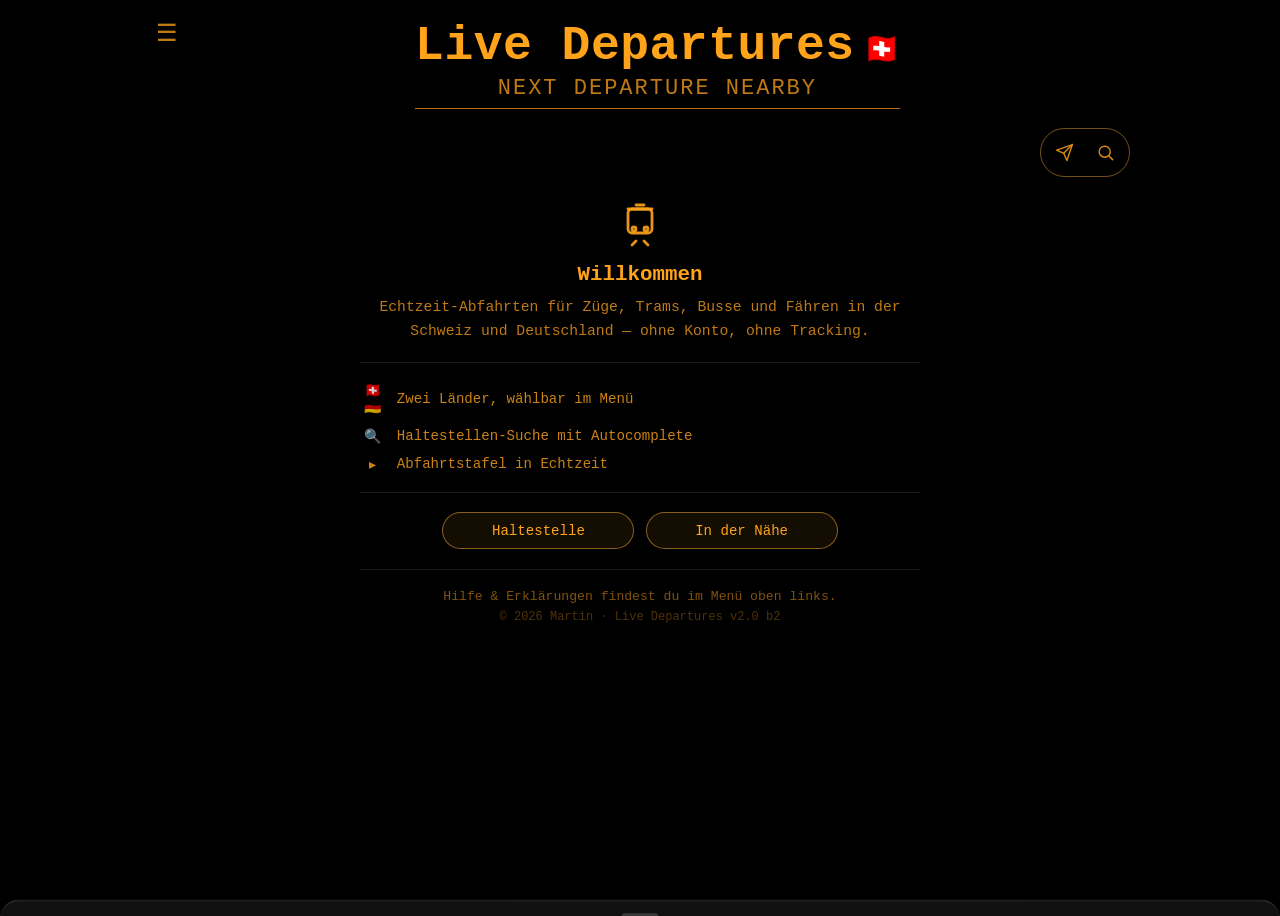
<file: index.html>
<!DOCTYPE html>
<!-- Live Abfahrten International v2.0 b2 -->
<html lang="de">
<head>
  <meta charset="UTF-8">
  <meta name="viewport" content="width=device-width, initial-scale=1.0">
  <title>Departures</title>
  <link rel="stylesheet" href="style.css?v=2.0%20b2">
<!-- Apple iOS Home Screen Icon -->
<link rel="apple-touch-icon" href="apple-touch-icon.png">

<!-- Android / PWA icons -->

<link rel="icon" type="image/png" sizes="192x192" href="icon-192.png">
<link rel="icon" type="image/png" sizes="512x512" href="icon-512.png">
<link rel="icon" type="image/x-icon" href="favicon.ico">
<link rel="manifest" href="manifest.json">

  <!-- iOS PWA fullscreen / dark background -->
  <meta name="apple-mobile-web-app-capable" content="yes">
  <meta name="apple-mobile-web-app-status-bar-style" content="black-translucent">
  <meta name="theme-color" content="#000000">
  <script data-goatcounter="https://tnuh.goatcounter.com/count" async src="//gc.zgo.at/count.js"></script>
</head>
<body>

<div class="title-block">
  <button id="menu-btn" aria-label="Menu">&#9776;</button>
  <div class="title-text-group">
    <div class="title-inner">
      <div class="title-row">
        <div id="title-text"></div>
        <span id="title-flag" class="title-flag">🇨🇭</span>
      </div>
      <div id="subtitle-text"></div>
      <div class="title-line"></div>
    </div>
  </div>
</div>

  <!-- ICON TOOLBAR (Zurück / Umgebung / Suche) -->
  <div class="icon-toolbar-wrap">
    <button id="back-to-favs" class="back-link is-hidden" type="button">
      <span class="back-chevron">‹</span> <span id="back-label">Favoriten</span>
    </button>
    <div class="icon-toolbar">
      <button id="btn-near" class="icon-btn" type="button" aria-label="Nearby">
        <svg viewBox="0 0 24 24" width="19" height="19" fill="none" stroke="currentColor" stroke-width="1.8" stroke-linecap="round" stroke-linejoin="round"><line x1="22" y1="2" x2="11" y2="13"></line><polygon points="22 2 15 22 11 13 2 9 22 2"></polygon></svg>
      </button>
      <button id="btn-search" class="icon-btn" type="button" aria-label="Search">
        <svg viewBox="0 0 24 24" width="19" height="19" fill="none" stroke="currentColor" stroke-width="1.8" stroke-linecap="round" stroke-linejoin="round"><circle cx="11" cy="11" r="7"></circle><line x1="21" y1="21" x2="16.65" y2="16.65"></line></svg>
      </button>
    </div>
  </div>

  <!-- FAVOURITES / WELCOME SCREEN -->
  <div id="favourites-view">
    <div id="welcome-view" class="welcome-view" hidden>
      <svg class="welcome-icon" viewBox="0 0 24 24" width="48" height="48" fill="none" stroke="currentColor" stroke-width="1.4" stroke-linecap="round" stroke-linejoin="round">
        <rect x="6" y="4" width="12" height="12" rx="2" ry="2"></rect>
        <line x1="6" y1="4" x2="18" y2="4"></line>
        <line x1="10" y1="2" x2="14" y2="2"></line>
        <line x1="10" y1="20" x2="8" y2="22"></line>
        <line x1="14" y1="20" x2="16" y2="22"></line>
        <circle cx="9" cy="14" r="1"></circle>
        <circle cx="15" cy="14" r="1"></circle>
      </svg>
      <div id="welcome-title" class="welcome-title"></div>
      <p id="welcome-desc" class="welcome-desc"></p>
      <div class="welcome-divider"></div>
      <div class="welcome-features">
        <div class="welcome-feature"><span class="welcome-feature-icon">🇨🇭🇩🇪</span><span id="welcome-feature-countries"></span></div>
        <div class="welcome-feature"><span class="welcome-feature-icon">🔍</span><span id="welcome-feature-search"></span></div>
        <div class="welcome-feature"><span class="welcome-feature-icon">▸</span><span id="welcome-feature-board"></span></div>
      </div>
      <div class="welcome-divider"></div>
      <div class="welcome-buttons">
        <button id="welcome-search-btn" class="welcome-btn" type="button"></button>
        <button id="welcome-nearby-btn" class="welcome-btn" type="button"></button>
      </div>
      <div class="welcome-divider"></div>
      <p id="welcome-hint" class="welcome-hint"></p>
    </div>
    <div id="fav-list" class="fav-list"></div>
  </div>

  <!-- BOARD VIEW (Abfahrtstafel) -->
  <div id="board-view" hidden>
    <!-- CURRENT STATION -->
    <div class="station-area">
      <div id="currentStationWrap">
        <div id="currentStation" class="display-chip">
          <span id="currentStationLabel">Zürich HB</span>
        </div>
      </div>
    </div>

    <!-- DEPARTURES TABLE -->
    <table id="departures" class="departure-table">
      <thead>
        <tr>
          <th id="th-line">Line</th>
          <th id="th-station"><span id="th-station-label">Station</span></th>
          <th id="th-time">
            <button id="toggle-time" class="chip small">Departure</button>
          </th>
        </tr>
        <tr id="refresh-bar-row">
          <td colspan="3"><div id="refresh-bar"></div></td>
        </tr>
      </thead>
   <tbody></tbody>
  <tr id="status-row" style="display:none;">
    <td colspan="3" id="status-msg"></td>
  </tr>
    </table>
  </div>

  <div id="footer-info">
    <span>© 2026 Martin · Live Departures v2.0 b2</span>
    <span id="datasource-note" style="display:none;"></span>
  </div>

  <!-- NEARBY BACKDROP / SHEET -->
  <div id="nearby-backdrop"></div>
  <div id="nearby-sheet">
    <div class="sheet-handle"></div>
    <div class="sheet-title-row">
      <span id="nearby-title-label">In der Nähe</span>
      <button id="nearby-close-btn" type="button">Schliessen</button>
    </div>
    <div class="sheet-divider"></div>
    <div id="nearby-list" class="fav-list"></div>
  </div>

  <!-- SEARCH BACKDROP / SHEET -->
  <div id="search-backdrop"></div>
  <div id="search-sheet">
    <div class="sheet-handle"></div>
    <div class="sheet-title-row">
      <span id="search-title-label">Suche</span>
      <button id="search-close-btn" type="button">Schliessen</button>
    </div>
    <div class="sheet-divider"></div>
    <div class="ac-input-wrap">
      <input id="stationSearch" class="ac-input" type="search"
             inputmode="search" autocomplete="off"
             placeholder="Type e.g. Zürich or Berlin Hbf"
             aria-autocomplete="list" aria-controls="search-results">
    </div>
    <div id="search-results" class="fav-list"></div>
  </div>

  <!-- MENU BACKDROP -->
  <div id="menu-backdrop"></div>

  <!-- BOTTOM SHEET -->
  <div id="menu-sheet">
    <div class="sheet-handle"></div>
    <div class="sheet-item sheet-version">Live Departures v2.0 b2</div>
    <div class="sheet-divider"></div>
    <button class="sheet-item sheet-btn" id="sheet-lang">
      <span id="sheet-lang-label">Sprache</span>
      <span id="sheet-lang-value"><b>DE</b> / EN</span>
    </button>
    <div class="sheet-divider"></div>
    <button class="sheet-item sheet-btn" id="sheet-about">
      <span id="sheet-about-label">Über die App</span>
      <span class="sheet-chevron">▾</span>
    </button>
    <div class="sheet-divider"></div>
    <div class="sheet-item sheet-land">
      <span id="sheet-land-label">Land</span>
      <span class="land-flags">
        <button class="land-flag-btn" type="button" data-country="CH" aria-label="Schweiz">🇨🇭</button>
        <button class="land-flag-btn" type="button" data-country="DE" aria-label="Deutschland">🇩🇪</button>
      </span>
    </div>
    <div class="sheet-divider"></div>
    <div class="sheet-item sheet-accent">
      <span id="sheet-accent-label">Akzentfarbe</span>
      <span class="accent-swatches">
        <button class="accent-swatch" type="button" data-accent="orange" aria-label="Orange"></button>
        <button class="accent-swatch" type="button" data-accent="white" aria-label="Weiss"></button>
      </span>
    </div>
    <div class="sheet-divider"></div>
    <a class="sheet-item sheet-link" id="sheet-feedback" href="#">Feedback</a>
    <div class="sheet-divider"></div>
    <button class="sheet-item sheet-btn" id="sheet-support">
      <span id="sheet-support-label">Trinkgeld für den Entwickler</span>
      <span class="sheet-chevron">▾</span>
    </button>
    <div class="sheet-support-btns" id="support-content" hidden>
      <a class="support-btn" target="_blank" rel="noopener"
         data-chf="https://buy.stripe.com/cNibJ01W4gyq1wges3d7q05" data-chf-label="CHF 1"
         data-eur="https://buy.stripe.com/7sY14mfMU0zs4Is6ZBd7q06" data-eur-label="EUR 1">CHF 1</a>
      <a class="support-btn" target="_blank" rel="noopener"
         data-chf="https://buy.stripe.com/4gMcN4308gyq8YI1Fhd7q00" data-chf-label="CHF 2"
         data-eur="https://buy.stripe.com/3cI8wO8ks5TMgra3Npd7q07" data-eur-label="EUR 2">CHF 2</a>
      <a class="support-btn" target="_blank" rel="noopener"
         data-chf="https://buy.stripe.com/8x2cN4dEMdme3Eo83Fd7q01" data-chf-label="CHF 5"
         data-eur="https://buy.stripe.com/cNieVc44cfum6QAdnZd7q08" data-eur-label="EUR 5">CHF 5</a>
    </div>
    <div class="sheet-divider"></div>
    <div id="about-content" hidden>
      <p id="about-text"></p>
      <a id="about-more" href="about.html"></a>
    </div>
  </div>

  <!-- STOPS BACKDROP -->
  <div id="stops-backdrop"></div>

  <!-- STOPS (ZWISCHENSTATIONEN) SHEET -->
  <div id="stops-sheet">
    <div class="sheet-handle"></div>
    <div id="stops-title-row">
      <span id="stops-title-label">Halte</span>
      <button id="stops-close-btn" type="button">Schliessen</button>
    </div>
    <div class="sheet-divider"></div>
    <div id="stops-info">
      <div id="stops-info-top">
        <span id="stops-info-line"></span>
        <span id="stops-info-time"></span>
      </div>
      <div id="stops-info-bottom">
        <span id="stops-info-dest"></span>
        <span id="stops-info-arrival"></span>
      </div>
    </div>
    <div class="sheet-divider"></div>
    <div id="stops-list"></div>
  </div>

  <script src="main.js?v=2.0%20b2"></script>

  <script>
  document.addEventListener("DOMContentLoaded", () => {
    const VERSION = "v2.0 b2";

    // Feedback mailto
    document.getElementById("sheet-feedback").href =
      `mailto:welcome@live-departures.app?subject=Live%20Departures%20Feedback%20${encodeURIComponent(VERSION)}`;

    // Elements
    const menuBtn      = document.getElementById("menu-btn");
    const sheet        = document.getElementById("menu-sheet");
    const backdrop     = document.getElementById("menu-backdrop");
    const aboutBtn     = document.getElementById("sheet-about");
    const aboutLabel   = document.getElementById("sheet-about-label");
    const aboutContent = document.getElementById("about-content");
    const aboutText    = document.getElementById("about-text");
    const aboutMore    = document.getElementById("about-more");

    function openMenu() {
      const lang = localStorage.getItem("lang") || "de";
      const country = localStorage.getItem("preferredCountry") || "CH";
      const cur = country === "DE" ? "eur" : "chf";
      document.querySelectorAll(".support-btn").forEach(btn => {
        btn.href = btn.dataset[cur];
        btn.textContent = btn.dataset[cur + "Label"];
      });
      aboutLabel.textContent = lang === "en" ? "About" : "Über die App";
      document.getElementById("sheet-support-label").textContent =
        lang === "en" ? "Tip the developer" : "Trinkgeld für den Entwickler";
      document.getElementById("sheet-lang-label").textContent =
        lang === "en" ? "Language" : "Sprache";
      document.getElementById("sheet-lang-value").innerHTML =
        lang === "en" ? "DE / <b>EN</b>" : "<b>DE</b> / EN";
      sheet.classList.add("open");
      backdrop.classList.add("open");
    }

    function closeMenu() {
      sheet.classList.remove("open");
      backdrop.classList.remove("open");
      aboutContent.hidden = true;
      aboutBtn.classList.remove("active");
      supportContent.hidden = true;
      supportBtn.classList.remove("active");
    }

    window.closeMenu = closeMenu;
    menuBtn.addEventListener("click", openMenu);
    backdrop.addEventListener("click", closeMenu);

    // Support toggle
    const supportBtn     = document.getElementById("sheet-support");
    const supportContent = document.getElementById("support-content");

    supportBtn.addEventListener("click", () => {
      const isOpen = !supportContent.hidden;
      supportContent.hidden = isOpen;
      supportBtn.classList.toggle("active", !isOpen);
    });

    // About toggle
    aboutBtn.addEventListener("click", () => {
      const isOpen = !aboutContent.hidden;
      if (!isOpen) {
        const lang = localStorage.getItem("lang") || "de";
        aboutText.textContent = lang === "en"
          ? "Real-time public transport departures for Switzerland and Germany — right in your browser, no registration, no tracking."
          : "Echtzeit-Abfahrten für den öffentlichen Verkehr in der Schweiz und Deutschland — direkt im Browser, ohne Registrierung, ohne Tracking.";
        aboutMore.textContent = lang === "en" ? "Full details →" : "Mehr erfahren →";
      }
      aboutContent.hidden = isOpen;
      aboutBtn.classList.toggle("active", !isOpen);
    });
  });
  </script>
</body>
</html>
</file>
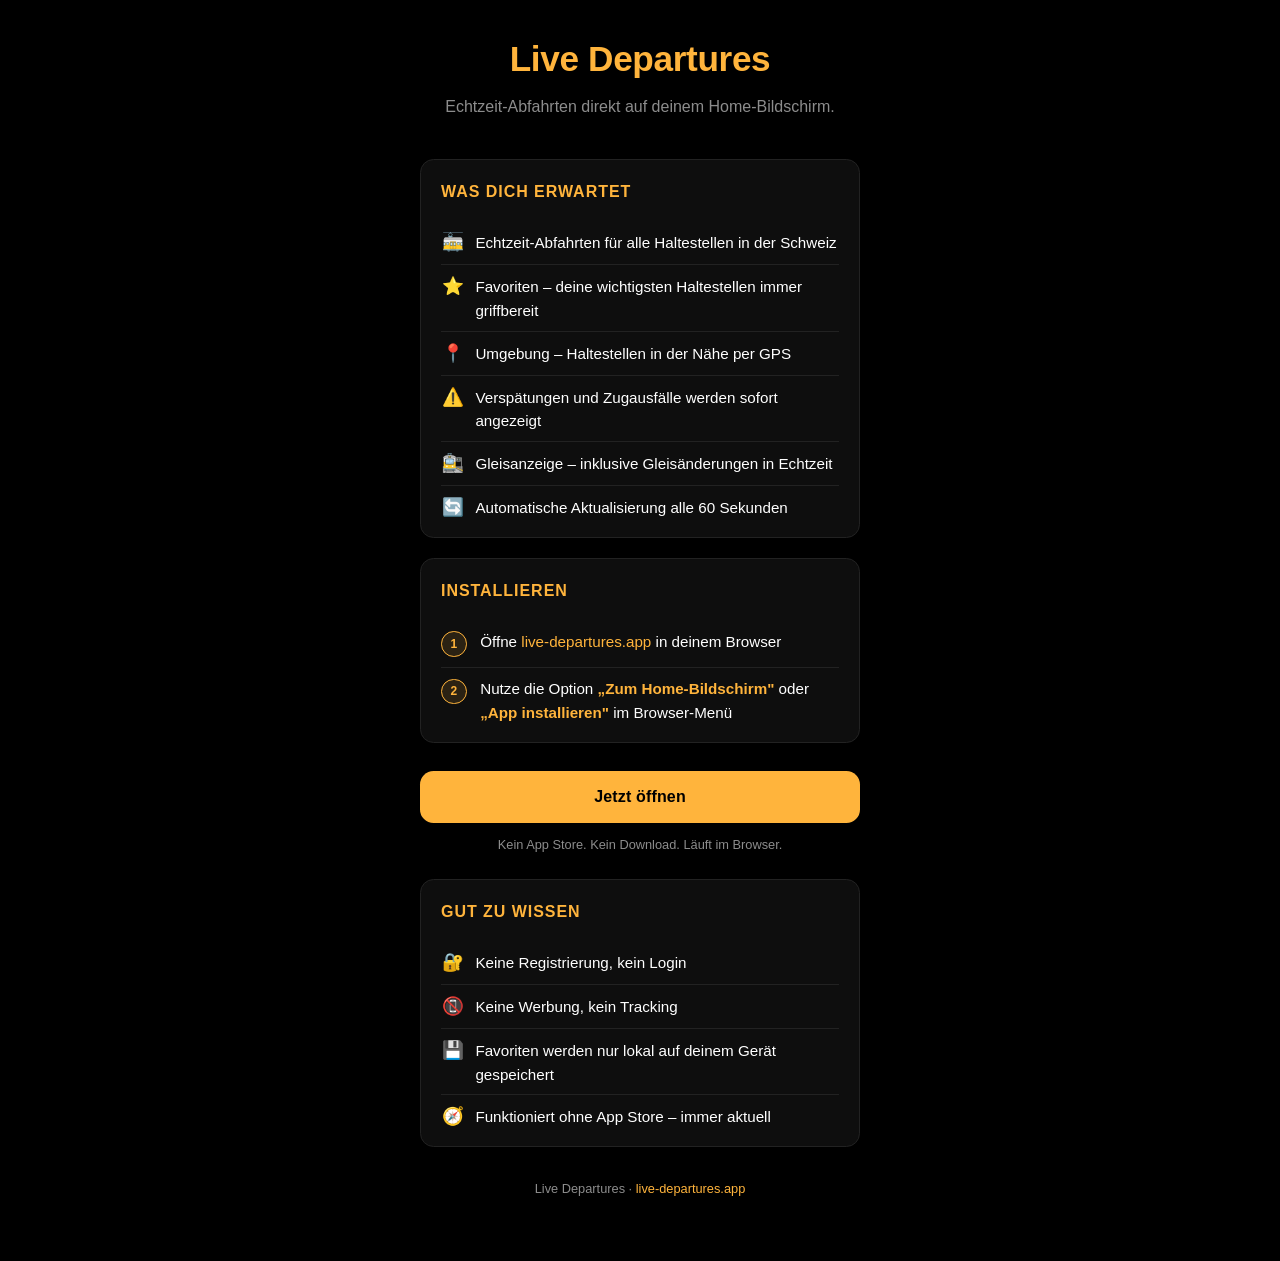
<file: install/index.html>
<!DOCTYPE html>
<html lang="de">
<head>
<meta charset="UTF-8" />
<meta name="viewport" content="width=device-width, initial-scale=1" />
<title>Live Departures installieren</title>
<link rel="stylesheet" href="install.css" />
</head>
<body>

<div class="header">
  <h1>Live Departures</h1>
  <p>Echtzeit-Abfahrten direkt auf deinem Home-Bildschirm.</p>
</div>

<!-- Features -->
<div class="card">
  <h2>Was dich erwartet</h2>
  <ul class="feature-list">
    <li><span class="icon">🚋</span> Echtzeit-Abfahrten für alle Haltestellen in der Schweiz</li>
    <li><span class="icon">⭐</span> Favoriten – deine wichtigsten Haltestellen immer griffbereit</li>
    <li><span class="icon">📍</span> Umgebung – Haltestellen in der Nähe per GPS</li>
    <li><span class="icon">⚠️</span> Verspätungen und Zugausfälle werden sofort angezeigt</li>
    <li><span class="icon">🚉</span> Gleisanzeige – inklusive Gleisänderungen in Echtzeit</li>
    <li><span class="icon">🔄</span> Automatische Aktualisierung alle 60 Sekunden</li>
  </ul>
</div>

<!-- iOS install steps -->
<div id="ios-section" class="card hidden">
  <h2>iPhone installieren</h2>
  <ol class="step-list">
    <li><span class="step-num">1</span><span>Öffne <a href="https://live-departures.app">live-departures.app</a> in <strong>Safari</strong></span></li>
    <li><span class="step-num">2</span><span>Tippe unten auf das <strong>Teilen-Symbol</strong> (Quadrat mit Pfeil nach oben)</span></li>
    <li><span class="step-num">3</span><span>Wähle <strong>„Zum Home-Bildschirm"</strong></span></li>
    <li><span class="step-num">4</span><span>Tippe oben rechts auf <strong>„Hinzufügen"</strong> – fertig</span></li>
  </ol>
</div>

<!-- Android install steps -->
<div id="android-section" class="card hidden">
  <h2>Android installieren</h2>
  <ol class="step-list">
    <li><span class="step-num">1</span><span>Öffne <a href="https://live-departures.app">live-departures.app</a> in <strong>Chrome</strong> oder <strong>Samsung Internet</strong></span></li>
    <li><span class="step-num">2</span><span>Tippe rechts oben auf <strong>⋮</strong></span></li>
    <li><span class="step-num">3</span><span>Wähle <strong>„App installieren"</strong> oder <strong>„Zum Startbildschirm"</strong></span></li>
    <li><span class="step-num">4</span><span>Bestätigen – fertig</span></li>
  </ol>
</div>

<!-- Fallback -->
<div id="fallback-section" class="card hidden">
  <h2>Installieren</h2>
  <ol class="step-list">
    <li><span class="step-num">1</span><span>Öffne <a href="https://live-departures.app">live-departures.app</a> in deinem Browser</span></li>
    <li><span class="step-num">2</span><span>Nutze die Option <strong>„Zum Home-Bildschirm"</strong> oder <strong>„App installieren"</strong> im Browser-Menü</span></li>
  </ol>
</div>

<!-- CTA -->
<a class="cta" href="https://live-departures.app">Jetzt öffnen</a>
<p class="cta-note">Kein App Store. Kein Download. Läuft im Browser.</p>

<!-- Privacy -->
<div class="card">
  <h2>Gut zu wissen</h2>
  <ul class="feature-list">
    <li><span class="icon">🔐</span> Keine Registrierung, kein Login</li>
    <li><span class="icon">📵</span> Keine Werbung, kein Tracking</li>
    <li><span class="icon">💾</span> Favoriten werden nur lokal auf deinem Gerät gespeichert</li>
    <li><span class="icon">🧭</span> Funktioniert ohne App Store – immer aktuell</li>
  </ul>
</div>

<p class="footer">
  Live Departures · <a href="https://live-departures.app">live-departures.app</a>
</p>

<script>
  const ua = navigator.userAgent.toLowerCase();
  if (/iphone|ipad|ipod/.test(ua)) {
    document.getElementById("ios-section").classList.remove("hidden");
  } else if (/android/.test(ua)) {
    document.getElementById("android-section").classList.remove("hidden");
  } else {
    document.getElementById("fallback-section").classList.remove("hidden");
  }
</script>

</body>
</html>
</file>
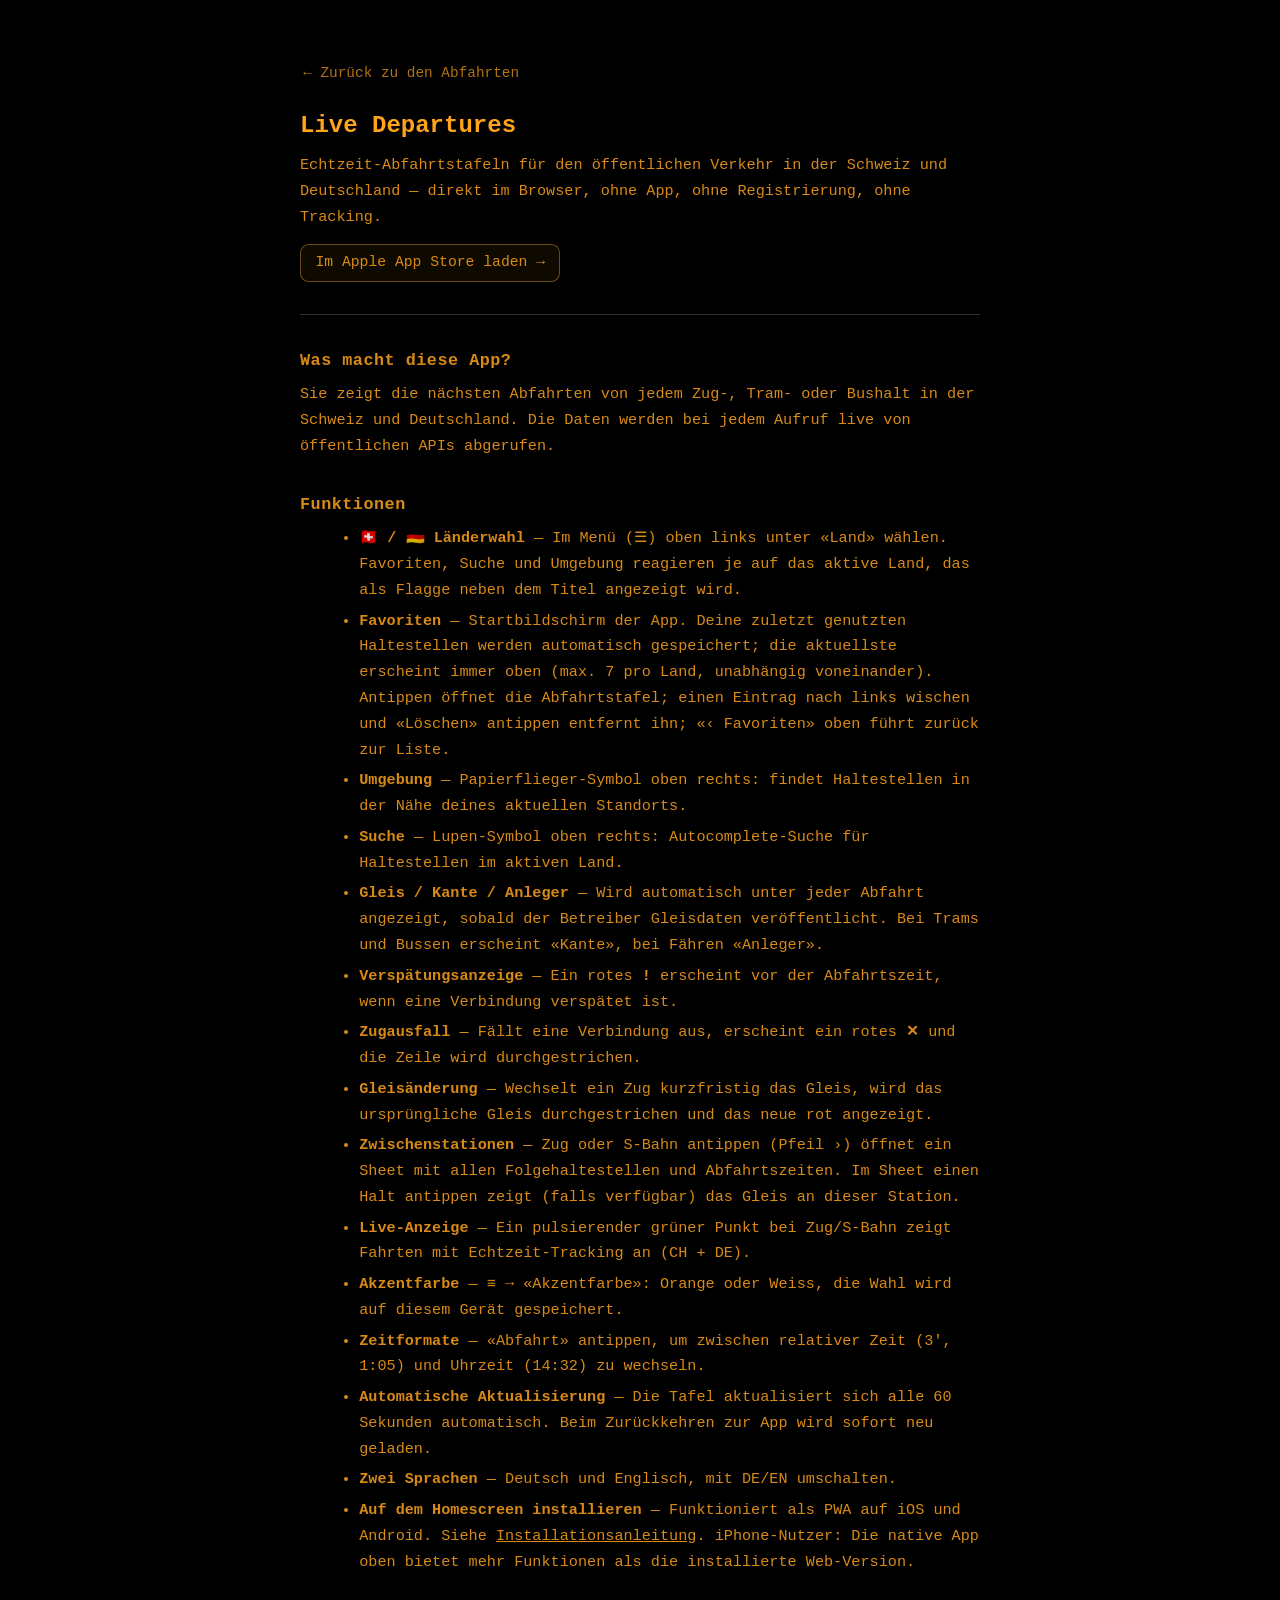
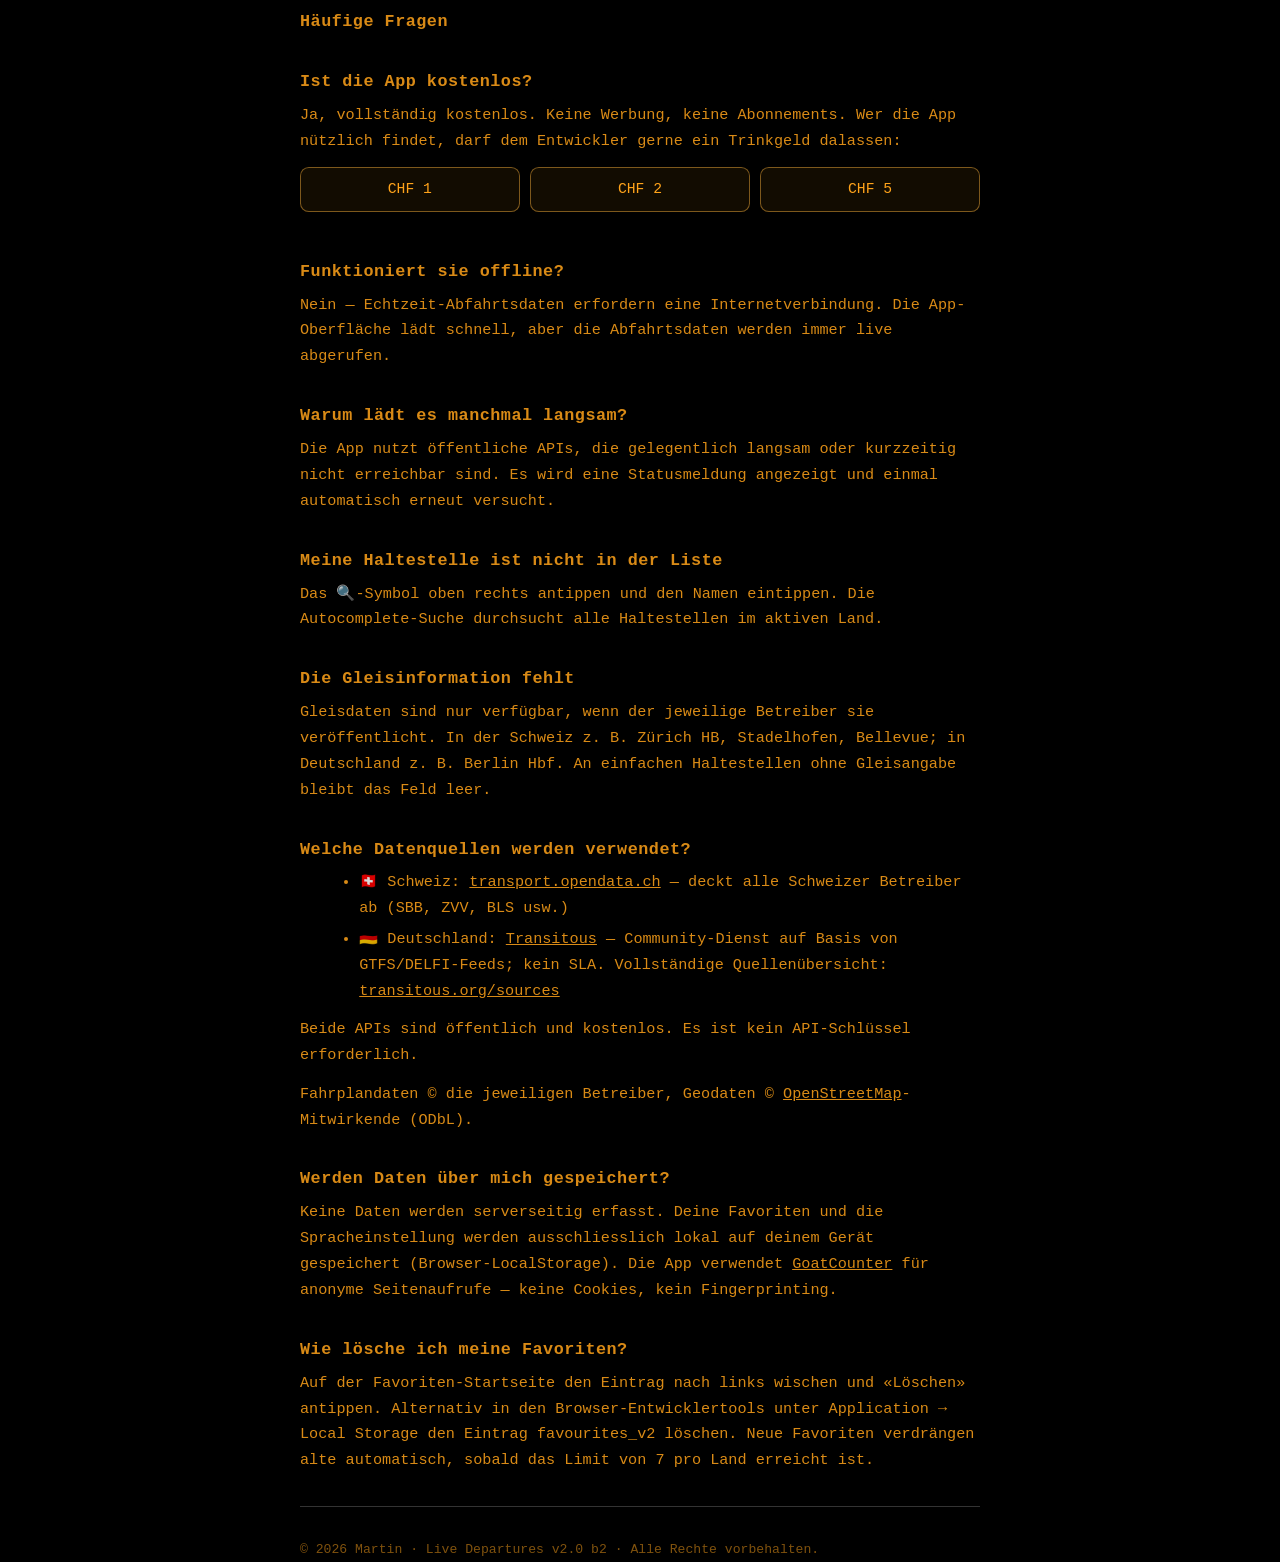
<file: about.html>
<!DOCTYPE html>
<html lang="de">
<head>
  <meta charset="UTF-8">
  <meta name="viewport" content="width=device-width, initial-scale=1.0">
  <title>About – Live Departures</title>
  <link rel="stylesheet" href="style.css?v=2.0%20b2">
  <style>
    .about-wrap {
      max-width: min(680px, 94vw);
      margin: 2rem auto 3rem;
      line-height: 1.7;
    }
    .about-wrap h1 { font-size: 1.5rem; margin-bottom: 0.25rem; }
    .about-wrap h2 { font-size: 1.05rem; margin-top: 2rem; margin-bottom: 0.4rem; opacity: 0.85; letter-spacing: 0.5px; }
    .about-wrap p  { margin: 0.4rem 0 0.8rem; opacity: 0.85; font-size: 0.95rem; }
    .about-wrap ul { margin: 0.3rem 0 0.8rem 1.2rem; opacity: 0.85; font-size: 0.95rem; }
    .about-wrap li { margin-bottom: 0.3rem; }
    .about-wrap a  { color: var(--fg); }
    .back-link {
      display: inline-block;
      margin: 1.5rem 0 0 0;
      font-size: 0.9rem;
      opacity: 0.7;
      text-decoration: none;
      color: var(--fg);
    }
    .back-link:hover { opacity: 1; }
    hr { border: none; border-top: 1px solid #333; margin: 2rem 0; }
    .lang-section { display: none; }
    .lang-section.active { display: block; }
  </style>
</head>
<body>
<div class="about-wrap">

  <!-- GERMAN -->
  <div class="lang-section" id="section-de">
    <a class="back-link" href="index.html">← Zurück zu den Abfahrten</a>

    <h1>Live Departures</h1>
    <p>Echtzeit-Abfahrtstafeln für den öffentlichen Verkehr in der Schweiz und Deutschland — direkt im Browser, ohne App, ohne Registrierung, ohne Tracking.</p>

    <p><a class="support-btn" style="display:inline-flex; padding:0.35rem 0.9rem;" href="https://apps.apple.com/ch/app/livedepartures/id6782948396" target="_blank" rel="noopener">Im Apple App Store laden →</a></p>

    <hr>

    <h2>Was macht diese App?</h2>
    <p>Sie zeigt die nächsten Abfahrten von jedem Zug-, Tram- oder Bushalt in der Schweiz und Deutschland. Die Daten werden bei jedem Aufruf live von öffentlichen APIs abgerufen.</p>

    <h2>Funktionen</h2>
    <ul>
      <li><b>🇨🇭 / 🇩🇪 Länderwahl</b> — Im Menü (☰) oben links unter «Land» wählen. Favoriten, Suche und Umgebung reagieren je auf das aktive Land, das als Flagge neben dem Titel angezeigt wird.</li>
      <li><b>Favoriten</b> — Startbildschirm der App. Deine zuletzt genutzten Haltestellen werden automatisch gespeichert; die aktuellste erscheint immer oben (max. 7 pro Land, unabhängig voneinander). Antippen öffnet die Abfahrtstafel; einen Eintrag nach links wischen und «Löschen» antippen entfernt ihn; «‹ Favoriten» oben führt zurück zur Liste.</li>
      <li><b>Umgebung</b> — Papierflieger-Symbol oben rechts: findet Haltestellen in der Nähe deines aktuellen Standorts.</li>
      <li><b>Suche</b> — Lupen-Symbol oben rechts: Autocomplete-Suche für Haltestellen im aktiven Land.</li>
      <li><b>Gleis / Kante / Anleger</b> — Wird automatisch unter jeder Abfahrt angezeigt, sobald der Betreiber Gleisdaten veröffentlicht. Bei Trams und Bussen erscheint «Kante», bei Fähren «Anleger».</li>
      <li><b>Verspätungsanzeige</b> — Ein rotes <b>!</b> erscheint vor der Abfahrtszeit, wenn eine Verbindung verspätet ist.</li>
      <li><b>Zugausfall</b> — Fällt eine Verbindung aus, erscheint ein rotes <b>✕</b> und die Zeile wird durchgestrichen.</li>
      <li><b>Gleisänderung</b> — Wechselt ein Zug kurzfristig das Gleis, wird das ursprüngliche Gleis durchgestrichen und das neue rot angezeigt.</li>
      <li><b>Zwischenstationen</b> — Zug oder S-Bahn antippen (Pfeil ›) öffnet ein Sheet mit allen Folgehaltestellen und Abfahrtszeiten. Im Sheet einen Halt antippen zeigt (falls verfügbar) das Gleis an dieser Station.</li>
      <li><b>Live-Anzeige</b> — Ein pulsierender grüner Punkt bei Zug/S-Bahn zeigt Fahrten mit Echtzeit-Tracking an (CH + DE).</li>
      <li><b>Akzentfarbe</b> — ≡ → «Akzentfarbe»: Orange oder Weiss, die Wahl wird auf diesem Gerät gespeichert.</li>
      <li><b>Zeitformate</b> — «Abfahrt» antippen, um zwischen relativer Zeit (3', 1:05) und Uhrzeit (14:32) zu wechseln.</li>
      <li><b>Automatische Aktualisierung</b> — Die Tafel aktualisiert sich alle 60 Sekunden automatisch. Beim Zurückkehren zur App wird sofort neu geladen.</li>
      <li><b>Zwei Sprachen</b> — Deutsch und Englisch, mit DE/EN umschalten.</li>
      <li><b>Auf dem Homescreen installieren</b> — Funktioniert als PWA auf iOS und Android. Siehe <a href="install/">Installationsanleitung</a>. iPhone-Nutzer: Die native App oben bietet mehr Funktionen als die installierte Web-Version.</li>
    </ul>

    <h2>Häufige Fragen</h2>

    <h2>Ist die App kostenlos?</h2>
    <p>Ja, vollständig kostenlos. Keine Werbung, keine Abonnements. Wer die App nützlich findet, darf dem Entwickler gerne ein Trinkgeld dalassen:</p>
    <div class="sheet-support-btns" id="tip-btns-de">
      <a class="support-btn" id="tip-de-1" href="#" target="_blank" rel="noopener"></a>
      <a class="support-btn" id="tip-de-2" href="#" target="_blank" rel="noopener"></a>
      <a class="support-btn" id="tip-de-3" href="#" target="_blank" rel="noopener"></a>
    </div>

    <h2>Funktioniert sie offline?</h2>
    <p>Nein — Echtzeit-Abfahrtsdaten erfordern eine Internetverbindung. Die App-Oberfläche lädt schnell, aber die Abfahrtsdaten werden immer live abgerufen.</p>

    <h2>Warum lädt es manchmal langsam?</h2>
    <p>Die App nutzt öffentliche APIs, die gelegentlich langsam oder kurzzeitig nicht erreichbar sind. Es wird eine Statusmeldung angezeigt und einmal automatisch erneut versucht.</p>

    <h2>Meine Haltestelle ist nicht in der Liste</h2>
    <p>Das 🔍-Symbol oben rechts antippen und den Namen eintippen. Die Autocomplete-Suche durchsucht alle Haltestellen im aktiven Land.</p>

    <h2>Die Gleisinformation fehlt</h2>
    <p>Gleisdaten sind nur verfügbar, wenn der jeweilige Betreiber sie veröffentlicht. In der Schweiz z. B. Zürich HB, Stadelhofen, Bellevue; in Deutschland z. B. Berlin Hbf. An einfachen Haltestellen ohne Gleisangabe bleibt das Feld leer.</p>

    <h2>Welche Datenquellen werden verwendet?</h2>
    <ul>
      <li>🇨🇭 Schweiz: <a href="https://transport.opendata.ch" target="_blank">transport.opendata.ch</a> — deckt alle Schweizer Betreiber ab (SBB, ZVV, BLS usw.)</li>
      <li>🇩🇪 Deutschland: <a href="https://transitous.org" target="_blank">Transitous</a> — Community-Dienst auf Basis von GTFS/DELFI-Feeds; kein SLA. Vollständige Quellenübersicht: <a href="https://transitous.org/sources/" target="_blank">transitous.org/sources</a></li>
    </ul>
    <p>Beide APIs sind öffentlich und kostenlos. Es ist kein API-Schlüssel erforderlich.</p>
    <p>Fahrplandaten © die jeweiligen Betreiber, Geodaten © <a href="https://www.openstreetmap.org/copyright" target="_blank">OpenStreetMap</a>-Mitwirkende (ODbL).</p>

    <h2>Werden Daten über mich gespeichert?</h2>
    <p>Keine Daten werden serverseitig erfasst. Deine Favoriten und die Spracheinstellung werden ausschliesslich lokal auf deinem Gerät gespeichert (Browser-LocalStorage). Die App verwendet <a href="https://www.goatcounter.com" target="_blank">GoatCounter</a> für anonyme Seitenaufrufe — keine Cookies, kein Fingerprinting.</p>

    <h2>Wie lösche ich meine Favoriten?</h2>
    <p>Auf der Favoriten-Startseite den Eintrag nach links wischen und «Löschen» antippen. Alternativ in den Browser-Entwicklertools unter Application → Local Storage den Eintrag <code>favourites_v2</code> löschen. Neue Favoriten verdrängen alte automatisch, sobald das Limit von 7 pro Land erreicht ist.</p>

    <hr>
    <p style="font-size:0.82rem; opacity:0.5;">© 2026 Martin · Live Departures v2.0 b2 · Alle Rechte vorbehalten.</p>
  </div>

  <!-- ENGLISH -->
  <div class="lang-section" id="section-en">
    <a class="back-link" href="index.html">← Back to departures</a>

    <h1>Live Departures</h1>
    <p>Real-time public transport departure boards for Switzerland and Germany — directly in your browser, no app, no registration, no tracking.</p>

    <p><a class="support-btn" style="display:inline-flex; padding:0.35rem 0.9rem;" href="https://apps.apple.com/ch/app/livedepartures/id6782948396" target="_blank" rel="noopener">Get it on the Apple App Store →</a></p>

    <hr>

    <h2>What does this app do?</h2>
    <p>It shows the next departures from any train, tram, bus or ferry stop in Switzerland and Germany. Data is fetched live from public APIs every time you open the app.</p>

    <h2>Features</h2>
    <ul>
      <li><b>🇨🇭 / 🇩🇪 Country selection</b> — pick it in the menu (☰, top left) under "Country". Favorites, search, and nearby all respond to the active country, shown as a flag next to the title.</li>
      <li><b>Favorites</b> — the app's home screen. Your most recently used stations are remembered automatically; the most recent always appears at the top (up to 7 per country, independently). Tap to open the departure board; swipe an entry left and tap "Delete" to remove it; "‹ Favorites" at the top returns to the list.</li>
      <li><b>Nearby</b> — paper-plane icon, top right: finds stations close to your current location.</li>
      <li><b>Search</b> — magnifying-glass icon, top right: autocomplete search for any stop in the active country.</li>
      <li><b>Track / Bay / Pier</b> — shown automatically below each departure once the operator publishes platform data. Trams and buses show "Bay", ferries show "Pier".</li>
      <li><b>Delay indicator</b> — a red <b>!</b> appears before the departure time when a service is delayed.</li>
      <li><b>Cancellations</b> — if a service is cancelled, a red <b>✕</b> appears and the row is struck through.</li>
      <li><b>Platform changes</b> — when a train moves to a different platform at short notice, the original is shown struck through and the new one in red.</li>
      <li><b>Intermediate stops</b> — tap a train or S-Bahn row (arrow ›) to open a sheet with all subsequent stops and departure times. Tap a stop in the sheet to reveal its platform, where available.</li>
      <li><b>Live indicator</b> — a pulsing green dot on trains/S-Bahn marks trips with real-time tracking (CH + DE).</li>
      <li><b>Accent color</b> — ≡ → "Accent Color": orange or white, the choice is saved on this device.</li>
      <li><b>Time formats</b> — tap "Departure" to switch between relative time (3', 1:05) and clock time (14:32).</li>
      <li><b>Auto-refresh</b> — the board updates silently every 60 seconds. When you switch back to the app, it refreshes immediately.</li>
      <li><b>Two languages</b> — German and English, tap DE/EN to switch.</li>
      <li><b>Install on your home screen</b> — works as a PWA on iOS and Android. See the <a href="install/">install guide</a>. iPhone users: the native app above offers more features than the installed web version.</li>
    </ul>

    <h2>Frequently Asked Questions</h2>

    <h2>Is this free?</h2>
    <p>Yes, completely free. No ads, no subscriptions. If you find it useful, tips are always welcome:</p>
    <div class="sheet-support-btns" id="tip-btns-en">
      <a class="support-btn" id="tip-en-1" href="#" target="_blank" rel="noopener"></a>
      <a class="support-btn" id="tip-en-2" href="#" target="_blank" rel="noopener"></a>
      <a class="support-btn" id="tip-en-3" href="#" target="_blank" rel="noopener"></a>
    </div>

    <h2>Does it work offline?</h2>
    <p>No — live departure data requires an internet connection. The app shell loads quickly but the departure data is always fetched in real time.</p>

    <h2>Why does it sometimes load slowly?</h2>
    <p>The app uses public APIs that are occasionally slow or briefly unavailable. It will show a status message and retry automatically once before reporting a failure.</p>

    <h2>My station is not in the list</h2>
    <p>Tap the 🔍 icon in the top right and type the station name. The autocomplete searches all stops in the active country.</p>

    <h2>The track information is missing</h2>
    <p>Platform data is only available when the operator publishes it. In Switzerland for example Zürich HB, Stadelhofen, Bellevue; in Germany for example Berlin Hbf. At simple stops without platform data the field is left empty.</p>

    <h2>What data sources are used?</h2>
    <ul>
      <li>🇨🇭 Switzerland: <a href="https://transport.opendata.ch" target="_blank">transport.opendata.ch</a> — covers all Swiss operators (SBB, ZVV, BLS, etc.)</li>
      <li>🇩🇪 Germany: <a href="https://transitous.org" target="_blank">Transitous</a> — community-operated service based on GTFS/DELFI feeds; no SLA. Full source list: <a href="https://transitous.org/sources/" target="_blank">transitous.org/sources</a></li>
    </ul>
    <p>Both APIs are public and free. No API key is required.</p>
    <p>Timetable data © the respective operators, geodata © <a href="https://www.openstreetmap.org/copyright" target="_blank">OpenStreetMap</a> contributors (ODbL).</p>

    <h2>Is any data stored about me?</h2>
    <p>No server-side data is collected. Your favorites and language preference are stored locally on your device only (browser localStorage). The app uses <a href="https://www.goatcounter.com" target="_blank">GoatCounter</a> for anonymous page view counting — no cookies, no fingerprinting.</p>

    <h2>How do I clear my favorites?</h2>
    <p>Swipe an entry left on the favorites home screen and tap "Delete". Alternatively, open your browser's developer tools, go to Application → Local Storage, and delete the entry <code>favourites_v2</code>. New favorites automatically push out old ones once the limit of 7 per country is reached.</p>

    <hr>
    <p style="font-size:0.82rem; opacity:0.5;">© 2026 Martin · Live Departures v2.0 b2 · All rights reserved.</p>
  </div>

</div>

<script>
  // Akzentfarbe aus der Haupt-App übernehmen — diese Seite lädt main.js nicht mit,
  // ohne diese Zeile bliebe sie immer beim Standard-Orange aus style.css hängen.
  document.documentElement.dataset.accent = localStorage.getItem("accentTheme") === "white" ? "white" : "orange";

  const lang = localStorage.getItem("lang") || "de";
  document.documentElement.lang = lang;
  document.getElementById("section-" + lang).classList.add("active");

  const country = localStorage.getItem("preferredCountry") || "CH";
  const tips = country === "DE"
    ? [
        { label: "EUR 1", href: "https://buy.stripe.com/7sY14mfMU0zs4Is6ZBd7q06" },
        { label: "EUR 2", href: "https://buy.stripe.com/3cI8wO8ks5TMgra3Npd7q07" },
        { label: "EUR 5", href: "https://buy.stripe.com/cNieVc44cfum6QAdnZd7q08" }
      ]
    : [
        { label: "CHF 1", href: "https://buy.stripe.com/cNibJ01W4gyq1wges3d7q05" },
        { label: "CHF 2", href: "https://buy.stripe.com/4gMcN4308gyq8YI1Fhd7q00" },
        { label: "CHF 5", href: "https://buy.stripe.com/8x2cN4dEMdme3Eo83Fd7q01" }
      ];

  ["de", "en"].forEach(l => {
    tips.forEach((t, i) => {
      const el = document.getElementById(`tip-${l}-${i + 1}`);
      if (el) { el.textContent = t.label; el.href = t.href; }
    });
  });
</script>
</body>
</html>
</file>
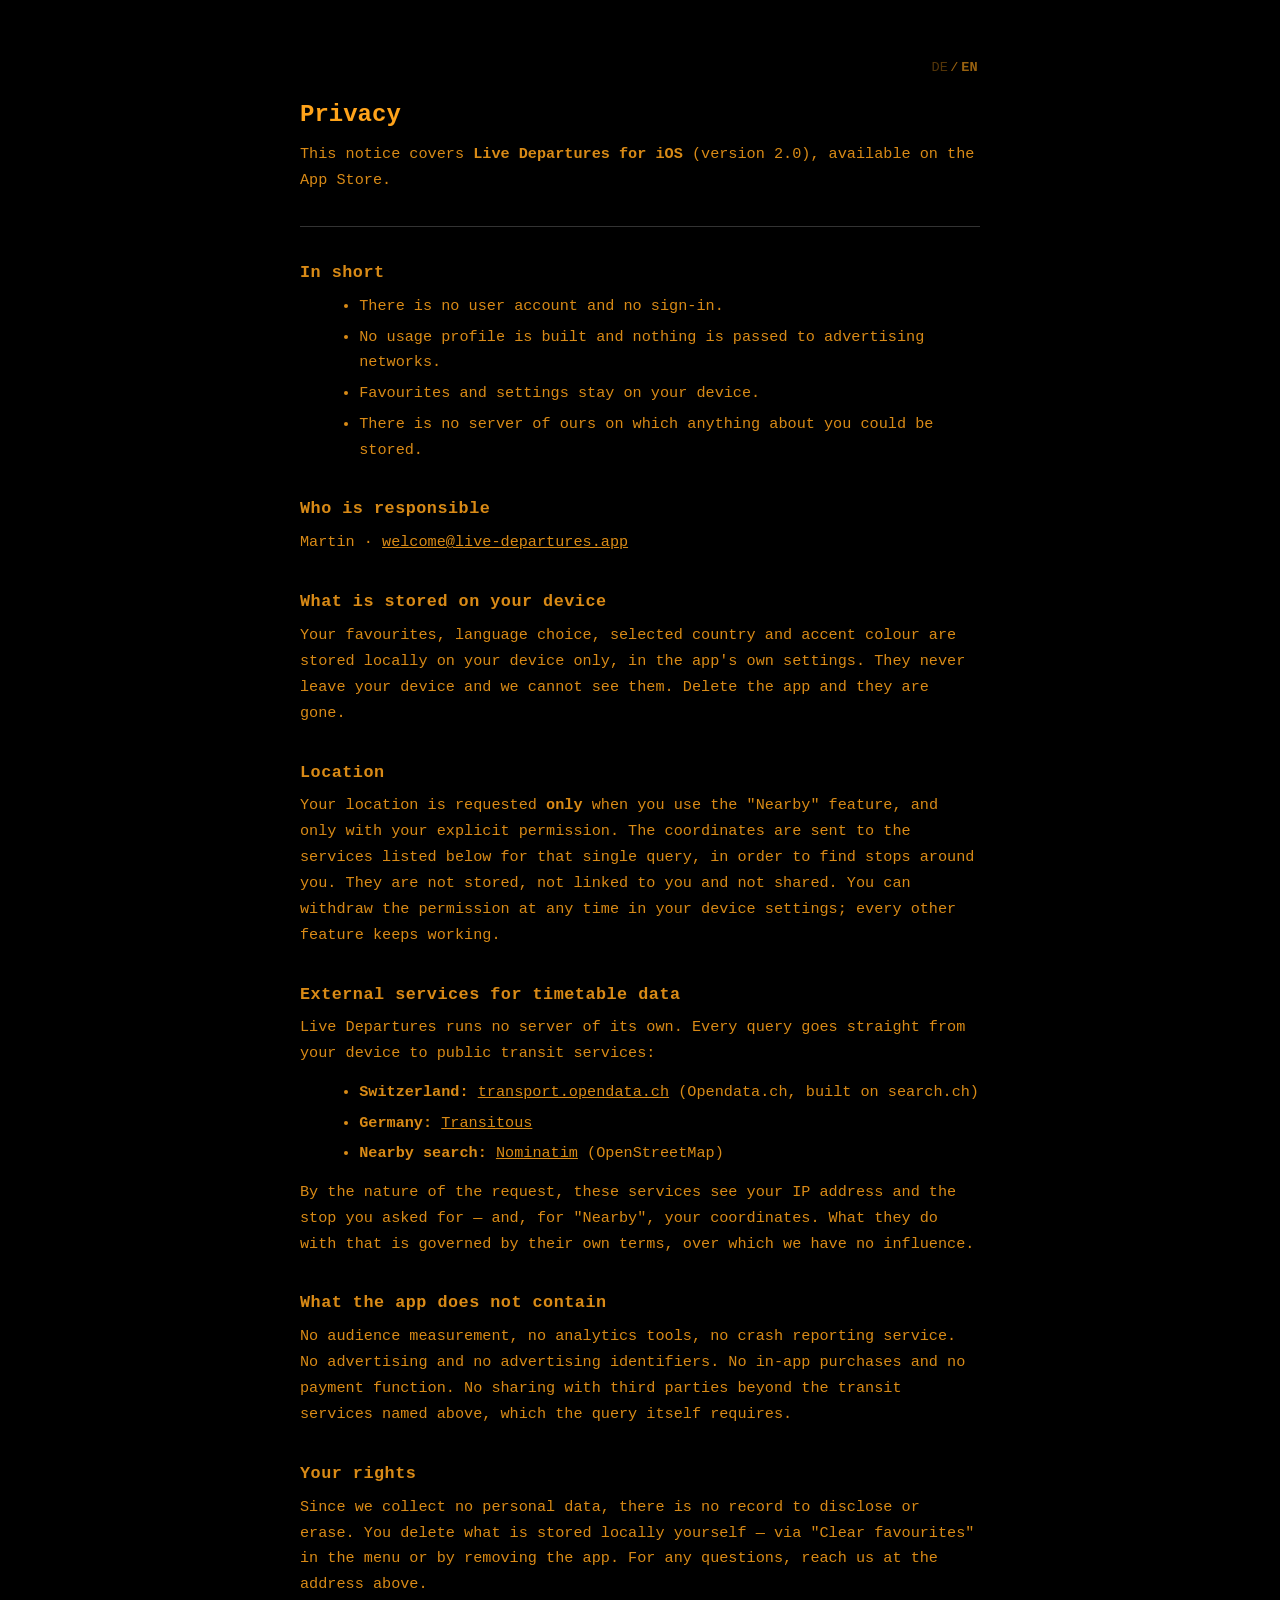
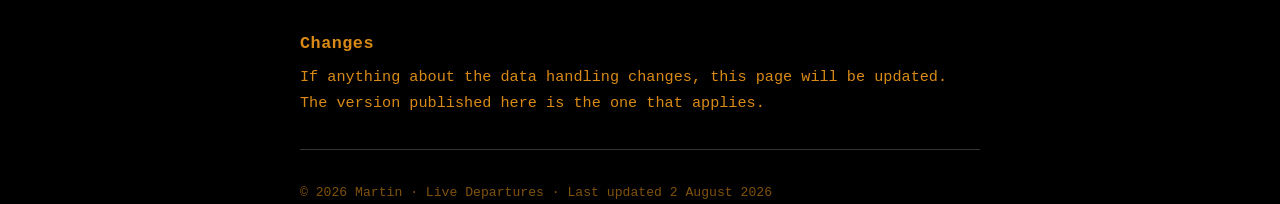
<file: privacy.html>
<!DOCTYPE html>
<html lang="de">
<head>
  <meta charset="UTF-8">
  <meta name="viewport" content="width=device-width, initial-scale=1.0">
  <title>Datenschutz – Live Departures</title>
  <style>
    /* Rückfallebene: greift nur, wenn style.css fehlt — etwa falls die Web-App
       einmal abgeschaltet wird und nur noch diese Seite bestehen bleibt.
       Steht bewusst VOR dem Stylesheet, damit style.css gewinnt, solange es da ist. */
    :root { --bg: #000; --fg: #ffa31a; }
    body {
      margin: 0;
      background: var(--bg);
      color: var(--fg);
      font-family: ui-monospace, SFMono-Regular, Menlo, Monaco, Consolas, monospace;
      font-size: clamp(14px, 2.7vw, 18px);
      -webkit-font-smoothing: antialiased;
    }
  </style>
  <link rel="stylesheet" href="style.css">
  <style>
    .about-wrap {
      max-width: min(680px, 94vw);
      margin: 2rem auto 3rem;
      line-height: 1.7;
    }
    .about-wrap h1 { font-size: 1.5rem; margin-bottom: 0.25rem; }
    .about-wrap h2 { font-size: 1.05rem; margin-top: 2rem; margin-bottom: 0.4rem; opacity: 0.85; letter-spacing: 0.5px; }
    .about-wrap h3 { font-size: 0.95rem; margin-top: 1.2rem; margin-bottom: 0.2rem; opacity: 0.75; }
    .about-wrap p  { margin: 0.4rem 0 0.8rem; opacity: 0.85; font-size: 0.95rem; }
    .about-wrap ul { margin: 0.3rem 0 0.8rem 1.2rem; opacity: 0.85; font-size: 0.95rem; }
    .about-wrap li { margin-bottom: 0.3rem; }
    .about-wrap a  { color: var(--fg); }
    hr { border: none; border-top: 1px solid #333; margin: 2rem 0; }
    .lang-section { display: none; }
    .lang-section.active { display: block; }
    /* Eigene Sprachumschaltung: Diese Seite wird aus dem App Store heraus direkt
       aufgerufen, also ohne die im Hauptfenster gesetzte Sprache. */
    .lang-switch {
      float: right;
      margin-top: 1.5rem;
      font-size: 0.85rem;
      opacity: 0.6;
      letter-spacing: 0.5px;
    }
    .lang-switch button {
      background: none; border: none; padding: 0 0.15rem;
      color: var(--fg); font: inherit; cursor: pointer; opacity: 0.55;
    }
    .lang-switch button.on { opacity: 1; font-weight: 600; }
    .topline { overflow: hidden; }
  </style>
</head>
<body>
<div class="about-wrap">

  <div class="topline">
    <span class="lang-switch">
      <button type="button" data-lang="de">DE</button>/<button type="button" data-lang="en">EN</button>
    </span>
  </div>

  <!-- GERMAN -->
  <div class="lang-section" id="section-de">

    <h1>Datenschutz</h1>
    <p>Diese Erklärung gilt für <b>Live Departures für iOS</b> (Version 2.0), erhältlich im App Store.</p>

    <hr>

    <h2>Kurz gesagt</h2>
    <ul>
      <li>Es gibt kein Benutzerkonto und keine Anmeldung.</li>
      <li>Es wird kein Nutzungsprofil erstellt und nichts an Werbenetzwerke weitergegeben.</li>
      <li>Favoriten und Einstellungen bleiben auf deinem Gerät.</li>
      <li>Es gibt keinen eigenen Server, auf dem etwas über dich gespeichert werden könnte.</li>
    </ul>

    <h2>Verantwortlich</h2>
    <p>Martin · <a href="mailto:welcome@live-departures.app">welcome@live-departures.app</a></p>

    <h2>Was auf deinem Gerät gespeichert wird</h2>
    <p>Deine Favoriten, die Sprachwahl, das gewählte Land und die Akzentfarbe werden ausschliesslich lokal auf deinem Gerät gespeichert, in den Einstellungen der App. Diese Angaben verlassen dein Gerät nicht und sind für uns nicht einsehbar. Löschst du die App, sind sie weg.</p>

    <h2>Standort</h2>
    <p>Der Standort wird <b>nur</b> abgefragt, wenn du die Funktion «In der Nähe» aufrufst, und nur mit deiner ausdrücklichen Erlaubnis. Die Koordinaten werden für diese eine Abfrage an die unten genannten Dienste übermittelt, um Haltestellen in deiner Umgebung zu finden. Sie werden nicht gespeichert, nicht mit dir verknüpft und nicht weitergegeben. Du kannst die Erlaubnis jederzeit in den Geräteeinstellungen widerrufen; alle übrigen Funktionen bleiben nutzbar.</p>

    <h2>Externe Dienste für die Fahrplandaten</h2>
    <p>Live Departures betreibt keinen eigenen Server. Jede Abfrage geht direkt von deinem Gerät an öffentliche Fahrplandienste:</p>
    <ul>
      <li><b>Schweiz:</b> <a href="https://transport.opendata.ch" target="_blank" rel="noopener">transport.opendata.ch</a> (Opendata.ch, gestützt auf search.ch)</li>
      <li><b>Deutschland:</b> <a href="https://transitous.org" target="_blank" rel="noopener">Transitous</a></li>
      <li><b>Umkreissuche:</b> <a href="https://nominatim.openstreetmap.org" target="_blank" rel="noopener">Nominatim</a> (OpenStreetMap)</li>
    </ul>
    <p>Technisch bedingt erfahren diese Dienste dabei deine IP-Adresse sowie die angefragte Haltestelle — bei «In der Nähe» zusätzlich deine Koordinaten. Was sie damit tun, richtet sich nach ihren eigenen Bestimmungen; wir haben darauf keinen Einfluss.</p>

    <h2>Was die App nicht enthält</h2>
    <p>Keine Reichweitenmessung, keine Analyse-Werkzeuge, kein Absturzberichts-Dienst. Keine Werbung und keine Werbe-Kennungen. Keine In-App-Käufe und keine Zahlungsfunktion. Keine Weitergabe an Dritte über die oben genannten Fahrplandienste hinaus, die für die Abfrage selbst nötig sind.</p>

    <h2>Deine Rechte</h2>
    <p>Da wir keine personenbezogenen Daten erheben, gibt es auch keinen Datenbestand, über den Auskunft erteilt oder der gelöscht werden könnte. Deine lokal gespeicherten Angaben löschst du selbst — über «Favoriten löschen» im Menü oder durch Entfernen der App. Bei Fragen erreichst du uns unter der oben genannten Adresse.</p>

    <h2>Änderungen</h2>
    <p>Ändert sich etwas an der Datenverarbeitung, wird diese Seite angepasst. Massgeblich ist die jeweils hier veröffentlichte Fassung.</p>

    <hr>
    <p style="font-size:0.82rem; opacity:0.5;">© 2026 Martin · Live Departures · Stand: 2. August 2026</p>
  </div>

  <!-- ENGLISH -->
  <div class="lang-section" id="section-en">

    <h1>Privacy</h1>
    <p>This notice covers <b>Live Departures for iOS</b> (version 2.0), available on the App Store.</p>

    <hr>

    <h2>In short</h2>
    <ul>
      <li>There is no user account and no sign-in.</li>
      <li>No usage profile is built and nothing is passed to advertising networks.</li>
      <li>Favourites and settings stay on your device.</li>
      <li>There is no server of ours on which anything about you could be stored.</li>
    </ul>

    <h2>Who is responsible</h2>
    <p>Martin · <a href="mailto:welcome@live-departures.app">welcome@live-departures.app</a></p>

    <h2>What is stored on your device</h2>
    <p>Your favourites, language choice, selected country and accent colour are stored locally on your device only, in the app's own settings. They never leave your device and we cannot see them. Delete the app and they are gone.</p>

    <h2>Location</h2>
    <p>Your location is requested <b>only</b> when you use the "Nearby" feature, and only with your explicit permission. The coordinates are sent to the services listed below for that single query, in order to find stops around you. They are not stored, not linked to you and not shared. You can withdraw the permission at any time in your device settings; every other feature keeps working.</p>

    <h2>External services for timetable data</h2>
    <p>Live Departures runs no server of its own. Every query goes straight from your device to public transit services:</p>
    <ul>
      <li><b>Switzerland:</b> <a href="https://transport.opendata.ch" target="_blank" rel="noopener">transport.opendata.ch</a> (Opendata.ch, built on search.ch)</li>
      <li><b>Germany:</b> <a href="https://transitous.org" target="_blank" rel="noopener">Transitous</a></li>
      <li><b>Nearby search:</b> <a href="https://nominatim.openstreetmap.org" target="_blank" rel="noopener">Nominatim</a> (OpenStreetMap)</li>
    </ul>
    <p>By the nature of the request, these services see your IP address and the stop you asked for — and, for "Nearby", your coordinates. What they do with that is governed by their own terms, over which we have no influence.</p>

    <h2>What the app does not contain</h2>
    <p>No audience measurement, no analytics tools, no crash reporting service. No advertising and no advertising identifiers. No in-app purchases and no payment function. No sharing with third parties beyond the transit services named above, which the query itself requires.</p>

    <h2>Your rights</h2>
    <p>Since we collect no personal data, there is no record to disclose or erase. You delete what is stored locally yourself — via "Clear favourites" in the menu or by removing the app. For any questions, reach us at the address above.</p>

    <h2>Changes</h2>
    <p>If anything about the data handling changes, this page will be updated. The version published here is the one that applies.</p>

    <hr>
    <p style="font-size:0.82rem; opacity:0.5;">© 2026 Martin · Live Departures · Last updated 2 August 2026</p>
  </div>

</div>

<script>
  // Sprache: gespeicherte Wahl → sonst Browsersprache → sonst Deutsch.
  // Die Browsersprache zählt hier mit, weil die Seite aus dem App Store heraus
  // direkt aufgerufen wird, ohne vorherigen Besuch der App.
  function show(lang) {
    document.querySelectorAll(".lang-section").forEach(s => s.classList.remove("active"));
    document.getElementById("section-" + lang).classList.add("active");
    document.documentElement.lang = lang;
    document.querySelectorAll(".lang-switch button").forEach(b =>
      b.classList.toggle("on", b.dataset.lang === lang));
  }

  const stored = localStorage.getItem("lang");
  const guessed = (navigator.language || "de").toLowerCase().startsWith("de") ? "de" : "en";
  show(stored === "de" || stored === "en" ? stored : guessed);

  document.querySelectorAll(".lang-switch button").forEach(b =>
    b.addEventListener("click", () => {
      localStorage.setItem("lang", b.dataset.lang);
      show(b.dataset.lang);
    }));
</script>
</body>
</html>
</file>
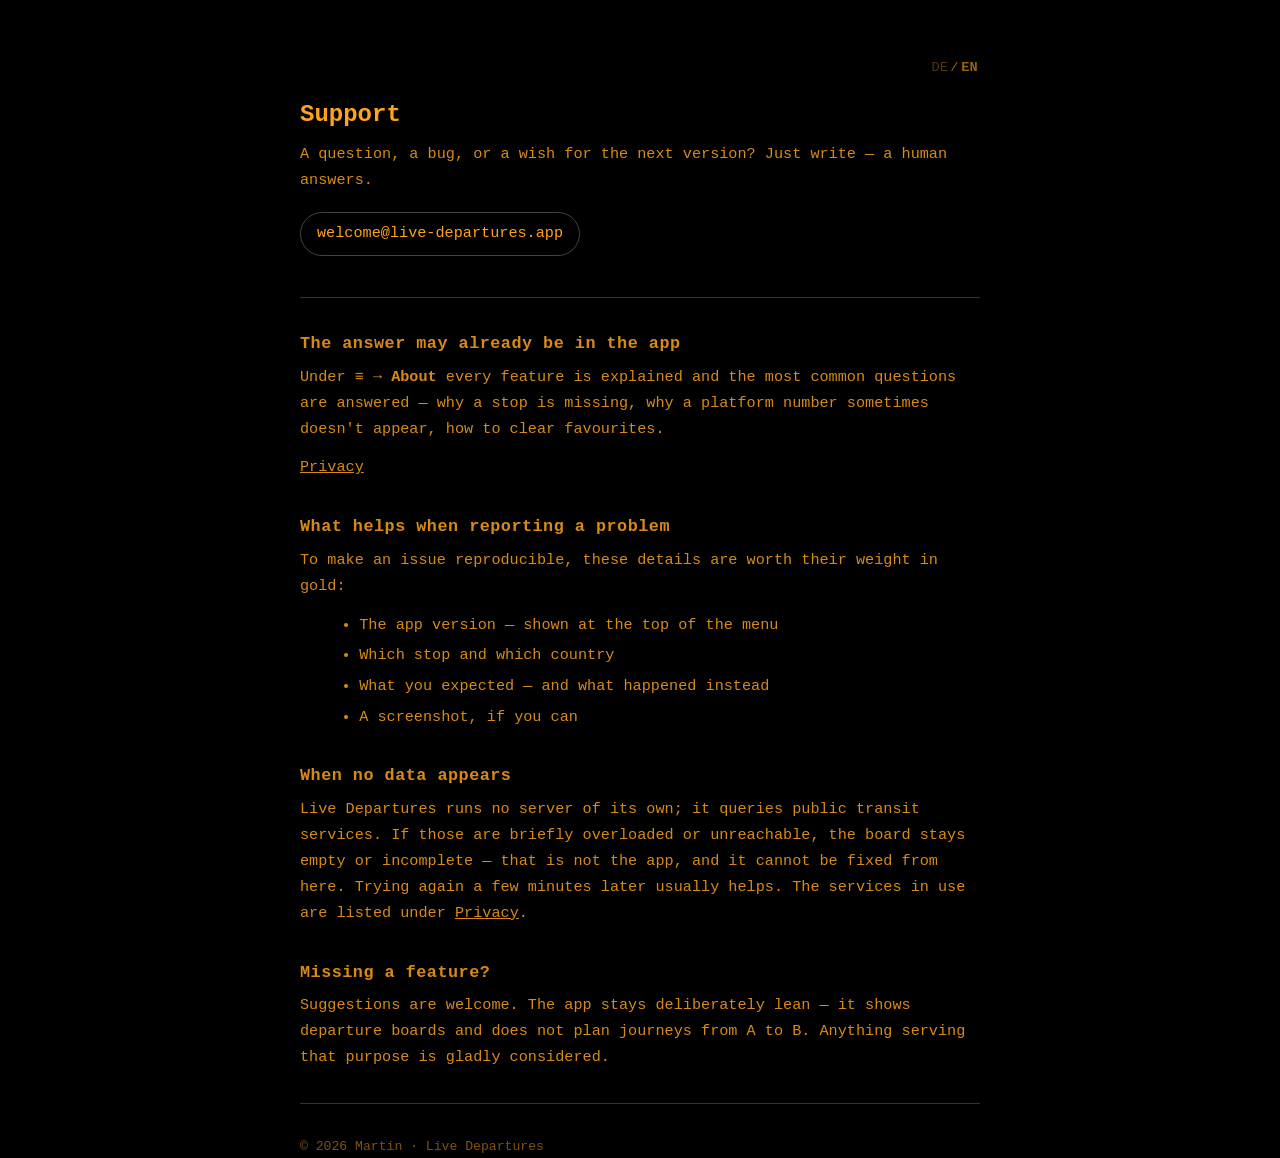
<file: support.html>
<!DOCTYPE html>
<html lang="de">
<head>
  <meta charset="UTF-8">
  <meta name="viewport" content="width=device-width, initial-scale=1.0">
  <title>Support – Live Departures</title>
  <style>
    /* Rückfallebene: greift nur, wenn style.css fehlt — etwa falls die Web-App
       einmal abgeschaltet wird und nur noch diese Seite bestehen bleibt.
       Steht bewusst VOR dem Stylesheet, damit style.css gewinnt, solange es da ist. */
    :root { --bg: #000; --fg: #ffa31a; }
    body {
      margin: 0;
      background: var(--bg);
      color: var(--fg);
      font-family: ui-monospace, SFMono-Regular, Menlo, Monaco, Consolas, monospace;
      font-size: clamp(14px, 2.7vw, 18px);
      -webkit-font-smoothing: antialiased;
    }
  </style>
  <link rel="stylesheet" href="style.css">
  <style>
    .about-wrap {
      max-width: min(680px, 94vw);
      margin: 2rem auto 3rem;
      line-height: 1.7;
    }
    .about-wrap h1 { font-size: 1.5rem; margin-bottom: 0.25rem; }
    .about-wrap h2 { font-size: 1.05rem; margin-top: 2rem; margin-bottom: 0.4rem; opacity: 0.85; letter-spacing: 0.5px; }
    .about-wrap p  { margin: 0.4rem 0 0.8rem; opacity: 0.85; font-size: 0.95rem; }
    .about-wrap ul { margin: 0.3rem 0 0.8rem 1.2rem; opacity: 0.85; font-size: 0.95rem; }
    .about-wrap li { margin-bottom: 0.3rem; }
    .about-wrap a  { color: var(--fg); }
    hr { border: none; border-top: 1px solid #333; margin: 2rem 0; }
    .lang-section { display: none; }
    .lang-section.active { display: block; }
    .lang-switch {
      float: right;
      margin-top: 1.5rem;
      font-size: 0.85rem;
      opacity: 0.6;
      letter-spacing: 0.5px;
    }
    .lang-switch button {
      background: none; border: none; padding: 0 0.15rem;
      color: var(--fg); font: inherit; cursor: pointer; opacity: 0.55;
    }
    .lang-switch button.on { opacity: 1; font-weight: 600; }
    .topline { overflow: hidden; }
    .mailbtn {
      display: inline-block;
      margin: 0.3rem 0 0.6rem;
      padding: 0.5rem 1rem;
      border: 1px solid #444;
      border-radius: 999px;
      text-decoration: none;
      font-size: 0.95rem;
    }
    .mailbtn:hover { border-color: #777; }
  </style>
</head>
<body>
<div class="about-wrap">

  <div class="topline">
    <span class="lang-switch">
      <button type="button" data-lang="de">DE</button>/<button type="button" data-lang="en">EN</button>
    </span>
  </div>

  <!-- GERMAN -->
  <div class="lang-section" id="section-de">

    <h1>Support</h1>
    <p>Fragen, Fehler oder ein Wunsch für die nächste Version? Schreib einfach — es antwortet ein Mensch.</p>

    <a class="mailbtn" href="mailto:welcome@live-departures.app?subject=Live%20Departures%20Support">welcome@live-departures.app</a>

    <hr>

    <h2>Vielleicht steht die Antwort schon in der App</h2>
    <p>Unter <b>≡ → Über die App</b> sind alle Funktionen erklärt und die häufigsten Fragen beantwortet — warum eine Haltestelle fehlt, weshalb manchmal keine Gleisangabe erscheint, wie Favoriten gelöscht werden.</p>
    <p><a href="privacy.html">Datenschutz</a></p>

    <h2>Was bei einer Fehlermeldung hilft</h2>
    <p>Damit sich ein Problem nachvollziehen lässt, sind diese Angaben Gold wert:</p>
    <ul>
      <li>Die App-Version — sie steht zuoberst im Menü</li>
      <li>Welche Haltestelle und welches Land</li>
      <li>Was du erwartet hast — und was stattdessen passiert ist</li>
      <li>Wenn möglich ein Bildschirmfoto</li>
    </ul>

    <h2>Wenn keine Daten kommen</h2>
    <p>Live Departures betreibt keinen eigenen Server, sondern fragt öffentliche Fahrplandienste ab. Sind diese kurzzeitig überlastet oder nicht erreichbar, bleibt die Tafel leer oder unvollständig — das liegt dann nicht an der App und lässt sich von hier aus auch nicht beheben. Meist hilft es, es wenige Minuten später erneut zu versuchen. Welche Dienste im Einsatz sind, steht unter <a href="privacy.html">Datenschutz</a>.</p>

    <h2>Fehlt eine Funktion?</h2>
    <p>Vorschläge sind willkommen. Die App bleibt bewusst schlank — sie zeigt Abfahrtstafeln und plant keine Verbindungen von A nach B. Alles, was diesem Zweck dient, wird gerne geprüft.</p>

    <hr>
    <p style="font-size:0.82rem; opacity:0.5;">© 2026 Martin · Live Departures</p>
  </div>

  <!-- ENGLISH -->
  <div class="lang-section" id="section-en">

    <h1>Support</h1>
    <p>A question, a bug, or a wish for the next version? Just write — a human answers.</p>

    <a class="mailbtn" href="mailto:welcome@live-departures.app?subject=Live%20Departures%20Support">welcome@live-departures.app</a>

    <hr>

    <h2>The answer may already be in the app</h2>
    <p>Under <b>≡ → About</b> every feature is explained and the most common questions are answered — why a stop is missing, why a platform number sometimes doesn't appear, how to clear favourites.</p>
    <p><a href="privacy.html">Privacy</a></p>

    <h2>What helps when reporting a problem</h2>
    <p>To make an issue reproducible, these details are worth their weight in gold:</p>
    <ul>
      <li>The app version — shown at the top of the menu</li>
      <li>Which stop and which country</li>
      <li>What you expected — and what happened instead</li>
      <li>A screenshot, if you can</li>
    </ul>

    <h2>When no data appears</h2>
    <p>Live Departures runs no server of its own; it queries public transit services. If those are briefly overloaded or unreachable, the board stays empty or incomplete — that is not the app, and it cannot be fixed from here. Trying again a few minutes later usually helps. The services in use are listed under <a href="privacy.html">Privacy</a>.</p>

    <h2>Missing a feature?</h2>
    <p>Suggestions are welcome. The app stays deliberately lean — it shows departure boards and does not plan journeys from A to B. Anything serving that purpose is gladly considered.</p>

    <hr>
    <p style="font-size:0.82rem; opacity:0.5;">© 2026 Martin · Live Departures</p>
  </div>

</div>

<script>
  function show(lang) {
    document.querySelectorAll(".lang-section").forEach(s => s.classList.remove("active"));
    document.getElementById("section-" + lang).classList.add("active");
    document.documentElement.lang = lang;
    document.querySelectorAll(".lang-switch button").forEach(b =>
      b.classList.toggle("on", b.dataset.lang === lang));
  }

  const stored = localStorage.getItem("lang");
  const guessed = (navigator.language || "de").toLowerCase().startsWith("de") ? "de" : "en";
  show(stored === "de" || stored === "en" ? stored : guessed);

  document.querySelectorAll(".lang-switch button").forEach(b =>
    b.addEventListener("click", () => {
      localStorage.setItem("lang", b.dataset.lang);
      show(b.dataset.lang);
    }));
</script>
</body>
</html>
</file>
<file: style.css>
/* Live Departure International v2.0 b2 */

/* Farben & Basis */
:root{
  --bg:#000;
  /* Akzentfarbe als RGB-Tripel (nicht Hex) — so lässt sich mit rgba(var(--accent-rgb), X)
     dieselbe Opacity-Hierarchie wie bisher weiterverwenden, nur der Basiston wechselt. */
  --accent-rgb: 255, 163, 26;
  --accent-dim-rgb: 255, 180, 60;
  --fg: rgb(var(--accent-rgb));
  --fg-dim: rgb(var(--accent-dim-rgb));
  --line:#333;
  --chip-bg:#000;
  --chip-bg-active:#111;
  --chip-shadow:0 0 0 1px rgb(var(--accent-rgb)) inset, 0 0 14px rgba(var(--accent-rgb),.25);

}

/* Akzentfarbe Weiss (Menü → Akzentfarbe) — bei Weiss gibt es keinen zweiten Farbton,
   die Opacity-Hierarchie in den Regeln unten trägt dort allein. */
html[data-accent="white"]{
  --accent-rgb: 255, 255, 255;
  --accent-dim-rgb: 255, 255, 255;
}
*{box-sizing:border-box}
html,body{height:100%}
body{
  margin:0;
  background:var(--bg);
  color:var(--fg);
  font-family: ui-monospace,SFMono-Regular,Menlo,Monaco,"Liberation Mono",Consolas,monospace;
  -webkit-font-smoothing:antialiased;
  font-size:clamp(14px,2.7vw,18px);
}

/* Anzeige-Chip in der Mitte (aktuelle Station) */
.display-chip{
  display:flex;
  justify-content:center;
  align-items:center;
  margin:-1.50rem auto .4rem;   /* horizontal auto -> sicher zentriert */
  pointer-events:auto;
}

.display-chip #currentStationLabel {
  display: inline-block;
  margin-top: 1.5rem;
  max-width: min(72vw, 680px);

padding: 0.45rem 1.0rem;     /* slightly larger than buttons, but not too big */
font-size: 1.05rem;          /* was 1.15rem */
  font-weight: 600;
  letter-spacing: 0.6px;
  white-space: nowrap;
  overflow: hidden;
  text-overflow: ellipsis;
  text-align: center;

  background: rgba(var(--accent-rgb), 0.18);
  backdrop-filter: blur(3px);
  -webkit-backdrop-filter: blur(3px);

  border: 2px solid rgba(var(--accent-dim-rgb), 0.65);
  border-radius: 0.55rem;

  box-shadow:
    0 0 22px rgba(var(--accent-rgb), 0.35),
    inset 0 0 6px rgba(255, 255, 255, 0.06);

  color: var(--fg-dim);
}

/* Input field */
.ac-input {
  width: 100%;
  font-size: 1rem;
  line-height: 1.1;
  padding: 0.55rem 1rem;
  margin-top: 0.35rem;
  border-radius: 0.25rem;                        /* pill shape */
  border: 1px solid var(--line);
  background: rgba(255, 255, 255, 0.02);       /* subtle transparent */
  color: #ffffff;
  box-shadow: 0 0 18px rgba(var(--accent-rgb), 0.12); /* soft glow */
  transition: border-color 0.2s, box-shadow 0.2s;
}

.ac-input:focus {
  outline: none;
  border-color: rgb(var(--accent-rgb));
  box-shadow: 0 0 22px rgba(var(--accent-rgb), 0.25);
}

/* Input wrapper for centering */
.ac-input-wrap {
  display: flex;
  justify-content: center;
}

.ac-input-wrap .ac-input {
  width: 100%;
  max-width: 400px;
  box-sizing: border-box;
}

/* Departure table layout */
.departure-table {
  width: min(980px, 94vw);
  margin: 0 auto 0.4rem;
  border-collapse: collapse;
  /* fixed: Spaltenbreiten kommen strikt aus den th-Breiten unten, nicht aus dem
     Inhalt. Mit "auto" konnte eine lange Zieltext-Zeile die Tabelle über ihre
     eigene width hinaus wachsen lassen und die Abfahrt-Spalte rechts aus dem
     sichtbaren Bereich schieben (kein horizontales Scrollen im responsive Layout). */
  table-layout: fixed;
}

/* Header cells */
/* Unified table header styling */
.departure-table thead th {
  /* Layout & spacing */
  padding: 0.5rem 0.35rem;
  border-bottom: 1px solid #1a1a1a;
  text-align: left;

  /* Typography */
  font-weight: 700;
  font-size: 0.9rem;
  letter-spacing: 0.5px;

  /* Background tint (adjust final intensity here) */
  background: rgba(var(--accent-rgb), 0.18); /* less transparent */
}

/* Prevent clipping of the Abfahrt toggle in the header */
.departure-table thead th:last-child {
  position: relative;
  overflow: visible; /* ensures nothing gets cut */
}

.departure-table thead th:last-child button {
  position: absolute;
  right: 0.3rem;       /* pushes glow fully outside border */
  top: 50%;
  transform: translateY(-50%);
  z-index: 5;
  font-size: 1.1em;
  background: none;
  border: none;
  color: inherit;
  cursor: pointer;
  padding: 0.25rem 0.8rem;
  border-radius: 0.9rem;
}

/* Refresh bar row */
#refresh-bar-row td {
  padding: 0;
  height: 2px;
  border: none;
  background: transparent;
}

#refresh-bar {
  height: 2px;
  width: 0;
  background: var(--fg);
  opacity: 0.75;
  box-shadow: 0 0 6px rgba(var(--accent-rgb), 0.55);
}

#refresh-bar.draining {
  animation: drain-bar 60s linear forwards;
}

@keyframes drain-bar {
  from { width: 100%; opacity: 0.75; }
  to   { width: 0%;   opacity: 0.25; }
}

/* Body cells */
.departure-table tbody td {
  padding: .5rem .35rem;
  border-bottom: 1px solid var(--line);
  white-space: nowrap;
  overflow: hidden;
  text-overflow: ellipsis;
}

/* Linie column (left) — feste Breite, damit table-layout:fixed sie nicht überspringt */
.departure-table th:nth-child(1),
.departure-table td:nth-child(1) {
  text-align: left;
  width: 4.8rem;
  white-space: nowrap;
  overflow: hidden;
  text-overflow: ellipsis;
  padding-right: 0.3rem;
}

/* Ziel column (middle) — keine eigene width: bekommt bei fixed layout automatisch
   den kompletten Rest der Tabellenbreite (Linie + Abfahrt sind fest, diese Spalte flexibel) */
.departure-table th:nth-child(2),
.departure-table td:nth-child(2) {
  text-align: left;
}

.departure-table td:nth-child(2) {
  overflow: hidden;
  text-overflow: ellipsis;
  white-space: nowrap;
}

.departure-table thead th:nth-child(2) {
  overflow: visible;
}

/* Abfahrt column (right) — feste Breite, reicht für "23:59" / "1:05" + !/✕-Marker.
   4.6rem reichte für die reine Zeit, aber "! 23:59" wurde mit dem !/✕-Marker
   abgeschnitten (Ellipsis aus der generischen td-Regel oben) — etwas breiter. */
.departure-table th:nth-child(3),
.departure-table td:nth-child(3) {
  text-align: right;
  white-space: nowrap;
  width: 5.3rem;
}

/* Mobile Feinschliff */
@media(max-width:480px){
  .title-wrap{margin:.6rem 0 0}
  .display-chip #currentStationLabel{font-size:1rem; padding:.4rem .9rem}
  table{margin-bottom:1.5rem}
  input,select,textarea{font-size:16px}
}

/* Defensive stacking (prevents accidental overlap) */
#currentStationWrap,
.display-chip { position:relative; z-index:0; }

.station-area {
  position: relative;
  margin: 1rem auto;
  text-align: center;
}

#currentStation {
  margin-bottom: 0.5rem;
  cursor: pointer;        /* show hand cursor */
  pointer-events: auto;   /* ensure clicks reach JS */
}

.departure-table thead th #toggle-time.active {
  background: rgba(var(--accent-dim-rgb), 0.2);
  box-shadow: 0 0 1.2rem rgba(var(--accent-dim-rgb), 0.45);
}

/* Delay mark */
.delay-mark {
  color: #ff5c5c;
  font-weight: 700;
  margin-right: 0.2em;
}

/* Cancellation mark and row */
.cancel-mark {
  color: #ff5c5c;
  font-weight: 700;
  margin-right: 0.2em;
}

tr.cancelled td {
  opacity: 0.5;
  text-decoration: line-through;
}

/* Platform change */
.platform-old {
  text-decoration: line-through;
  opacity: 0.5;
}

.platform-new {
  color: #ff5c5c;
  font-weight: 700;
}

.track-cell {
  font-size: 0.78em;
  opacity: 0.6;
  margin-top: 0.1rem;
  color: var(--fg-dim);
}

/* Pulsierender grüner Punkt — verbreitete Konvention für "live" (Aufnahme-/Streaming-Indikator),
   bewusst ohne Text für ein minimalistischeres Erscheinungsbild. */
.live-dot {
  display: inline-block;
  width: 6px;
  height: 6px;
  border-radius: 50%;
  background: #34c759;
  vertical-align: middle;
  animation: live-dot-pulse 0.9s ease-in-out infinite alternate;
}

@keyframes live-dot-pulse {
  from { opacity: 1;    transform: scale(1); }
  to   { opacity: 0.35; transform: scale(0.7); }
}

/* Keep button glow while unifying font */
.departure-table thead th #toggle-time {
  font: inherit;
  color: inherit;
  cursor: pointer;
  background: var(--chip-bg, #1a1208);
  border: 1px solid rgb(var(--accent-dim-rgb));
  border-radius: 0.55rem;
  box-shadow: 0 0 0.8rem rgba(var(--accent-dim-rgb), 0.2);
  padding: 0.1rem 0.6rem;
  transition: background 0.2s, box-shadow 0.2s;
}

/* ===========================
   UNIFIED BUTTON SYSTEM
   =========================== */

/* Default / idle button */
/* Universal chip styling — fixed centering */
.chip {
  display: flex;
  align-items: center;      /* vertical centering */
  justify-content: center;  /* horizontal centering */

  padding: 0.45rem 0.9rem;
  border-radius: 0.55rem;

  background: rgba(0, 0, 0, 0.25);
  border: 1px solid rgba(var(--accent-dim-rgb), 0.55);

  color: var(--fg);
  font-size: 0.80rem;       /* ← slightly smaller */
  font-family: "JetBrains Mono", monospace;

  white-space: nowrap;
  cursor: pointer;
  transition: opacity 0.15s ease;
}

/* Active mode (Fav/Near/Other only) */
.chip.active {
  box-shadow: 0 0 18px rgba(var(--accent-dim-rgb), 0.55);
  background: rgba(var(--accent-dim-rgb), 0.15);
}

.chip.small {
  font-size: 0.82rem;
  padding: 0.32rem 0.8rem;
  min-width: auto;
}

/* Make the language toggle smaller */
/* Force smaller language button */
#btn-lang.chip.small {
  white-space: normal;
  font-size: 0.85rem;
  padding: 0.35rem 0.75rem;
  gap: 0.20rem;
  min-width: auto;
}

/* Typography refinement for v6.6 */
.departure-table {
  font-size: 1rem;        /* keep base size */
  line-height: 1.5;       /* slightly more breathing room */
}

.departure-table thead th button.chip {
  font-family: inherit !important;
  font-weight: inherit !important;
  font-size: inherit !important;
  letter-spacing: inherit;
  text-transform: none;
}

#currentStationWrap {
  width: 100%;
  display: flex;
  justify-content: center;
  align-items: center;
}

/* -------- TITLE BLOCK -------- */
/* outer wrapper — full width, flex row, title left / hamburger right */
.title-block {
    width: min(980px, 94vw);
    margin: 1rem auto 1.2rem auto;
    display: flex;
    align-items: flex-start;
    padding: 0;
}

/* Hamburger menu button */
#menu-btn {
  background: none;
  border: none;
  color: var(--fg);
  font-size: 1.5rem;
  line-height: 1;
  cursor: pointer;
  padding: 0.3rem 0.4rem;
  opacity: 0.75;
  flex-shrink: 0;
  align-self: flex-start;
}
#menu-btn:hover { opacity: 1; }


/* Icon next to title */
.title-icon {
  height: 4.5rem;
  width: auto;
  margin-right: -1rem;
}

/* expands to fill space between hamburger and flag, centers the inner block */
.title-text-group {
    flex: 1;
    display: flex;
    justify-content: center;
    align-items: flex-start;
}

/* shrinks to text width so the underline matches the content */
.title-inner {
    display: inline-flex;
    flex-direction: column;
    text-align: center;
}

/* TITLE (big text) */
#title-text {
  font-size: clamp(28px, 5vw, 48px);  /* bigger */
  font-weight: 700;                   /* now works */
  letter-spacing: 0.5px;
  color: var(--fg);
  margin: 0;
  line-height: 1.25;
}

/* SUBTITLE */
#subtitle-text {
  font-size: clamp(16px, 2.5vw, 22px);
  font-weight: 500;
  letter-spacing: 2px;
  color: var(--fg);
  opacity: 0.75;
  text-transform: uppercase;
  margin-top: 0;
}

/* LINE under subtitle — width matches widest sibling inside inline-flex */
.title-line {
  margin-top: 0.45rem;
  height: 1px;
  width: 100%;
  background: var(--fg);
  opacity: 0.7;
}

/* Titel + aktuelles Land (nur Anzeige — Wechsel passiert im Menü, wie bei iOS) */
.title-row {
  display: flex;
  align-items: baseline;
  justify-content: center;
  gap: 0.5rem;
}

.title-flag {
  font-size: clamp(20px, 3.4vw, 30px);
}

/* -------- ICON TOOLBAR (Zurück / Umgebung / Suche) -------- */
.icon-toolbar-wrap {
  width: min(980px, 94vw);
  margin: 0 auto 1rem;
  display: flex;
  align-items: center;
  justify-content: space-between;
}

.icon-toolbar {
  display: flex;
  gap: 0.2rem;
  border: 1px solid rgba(var(--accent-dim-rgb), 0.45);
  border-radius: 999px;
  padding: 0.25rem;
}

.icon-btn {
  background: none;
  border: none;
  color: var(--fg);
  display: flex;
  align-items: center;
  justify-content: center;
  width: 2.4rem;
  height: 2.4rem;
  border-radius: 50%;
  cursor: pointer;
  opacity: 0.85;
  transition: opacity 0.15s ease, background 0.15s ease;
}
.icon-btn:hover {
  opacity: 1;
  background: rgba(var(--accent-rgb), 0.12);
}

/* -------- FAVORITEN- / ERGEBNISLISTEN -------- */
.fav-list {
  width: min(980px, 94vw);
  margin: 0 auto 1rem;
}

.fav-group + .fav-group {
  border-top: 1px solid #1a1a1a;
}

.fav-row {
  position: relative;
  display: flex;
  align-items: center;
  gap: 0.6rem;
  padding: 0.85rem 0.2rem;
  cursor: pointer;
  border-bottom: 1px solid #1a1a1a;
  background: var(--bg);
  transition: background 0.15s ease, transform 0.2s ease;
  touch-action: pan-y;
  user-select: none;
  -webkit-user-select: none;
}
/* inset box-shadow statt background: die Zeile bleibt dabei blickdicht (deckt den
   Löschen-Button im .fav-row-wrap dahinter weiterhin ab) — ein transparentes
   background hätte diesen sonst schon beim reinen Hover durchscheinen lassen. */
.fav-row:hover {
  box-shadow: inset 0 0 0 999px rgba(var(--accent-rgb), 0.06);
}
.fav-row.dragging {
  transition: none;
}

.fav-row-label {
  flex: 1;
  font-size: 1.05rem;
  color: var(--fg);
  overflow: hidden;
  text-overflow: ellipsis;
  white-space: nowrap;
}

.fav-subrow {
  padding-left: 1.4rem;
  padding-top: 0.55rem;
  padding-bottom: 0.55rem;
}
.fav-subrow .fav-row-label {
  font-size: 0.85rem;
  color: var(--fg-dim);
  opacity: 0.75;
}

.fav-chevron {
  opacity: 0.3;
  font-size: 1rem;
  flex-shrink: 0;
}

/* Linkswisch zum Löschen (wie iOS) statt eines dauerhaft sichtbaren ✕ — verhindert
   Fehllöschungen, da Wischen + Antippen des Buttons zwei bewusste Schritte sind. */
.fav-row-wrap {
  position: relative;
  overflow: hidden;
}

.fav-row-delete-action {
  position: absolute;
  top: 0;
  right: 0;
  bottom: 0;
  width: 84px;
  display: flex;
  align-items: center;
  justify-content: center;
  background: #c0392b;
  color: #fff;
  font-family: inherit;
  font-size: 0.85rem;
  font-weight: 600;
  border: none;
  cursor: pointer;
}
.fav-row-delete-action:active {
  background: #a5311f;
}

/* -------- BACK LINK (Abfahrtstafel → Favoriten) -------- */
/* Lebt im selben Flex-Row wie die Icon-Toolbar (Umgebung/Suche), damit beide auf
   gleicher Höhe stehen. visibility statt display, damit die Icons rechtsbündig
   bleiben, auch wenn der Link (auf der Favoriten-Ansicht) ausgeblendet ist. */
.back-link {
  display: flex;
  align-items: center;
  gap: 0.3rem;
  background: none;
  border: none;
  color: var(--fg);
  font-family: inherit;
  font-size: 0.88rem;
  opacity: 0.7;
  cursor: pointer;
  padding: 0.3rem 0.2rem;
  margin: 0 -0.2rem 0 0;
}
.back-link:hover { opacity: 1; }
.back-link.is-hidden {
  visibility: hidden;
  pointer-events: none;
}
.back-chevron { font-size: 1rem; }

/* -------- WELCOME / LEERER ZUSTAND -------- */
.welcome-view {
  width: min(560px, 92vw);
  margin: 1.5rem auto 0;
  text-align: center;
  color: var(--fg);
}
.welcome-icon {
  color: rgba(var(--accent-rgb), 0.9);
  margin-bottom: 0.6rem;
}
.welcome-title {
  font-size: 1.3rem;
  font-weight: 700;
  margin-bottom: 0.6rem;
}
.welcome-desc {
  font-size: 0.92rem;
  line-height: 1.6;
  opacity: 0.75;
  margin: 0;
}
.welcome-divider {
  height: 1px;
  background: #1a1a1a;
  margin: 1.2rem 0;
}
.welcome-features {
  display: flex;
  flex-direction: column;
  gap: 0.7rem;
  text-align: left;
}
.welcome-feature {
  display: flex;
  align-items: center;
  gap: 0.7rem;
  font-size: 0.88rem;
  opacity: 0.8;
}
.welcome-feature-icon {
  flex-shrink: 0;
  width: 1.6rem;
  text-align: center;
}
.welcome-buttons {
  display: flex;
  gap: 0.7rem;
  justify-content: center;
}
.welcome-btn {
  flex: 1;
  max-width: 12rem;
  padding: 0.6rem 1rem;
  border: 1px solid rgba(var(--accent-dim-rgb), 0.5);
  border-radius: 999px;
  background: rgba(var(--accent-rgb), 0.08);
  color: var(--fg);
  font-family: inherit;
  font-size: 0.88rem;
  cursor: pointer;
  transition: background 0.15s ease, border-color 0.15s ease;
}
.welcome-btn:hover {
  background: rgba(var(--accent-rgb), 0.18);
  border-color: rgba(var(--accent-dim-rgb), 0.8);
}
.welcome-hint {
  font-size: 0.82rem;
  opacity: 0.5;
  margin: 0;
}


/* ================================
   OTHER STATION FLAG FIX
   ================================ */


/* Add spacing between input and flag */
.ac-input-wrap {
  display: flex;
  gap: 0.9rem;
  align-items: center;
  justify-content: center;
}

#footer-info {
  margin-top: 0.4rem;
  padding-bottom: 1.2rem;
  text-align: center;
  opacity: 0.3;
  font-size: 0.75rem;
  font-family: "JetBrains Mono", monospace;
  color: var(--fg);
}

#datasource-note::before {
  content: " · ";
}

#datasource-note {
  font-size: 0.75rem;
  font-family: "JetBrains Mono", monospace;
  color: var(--fg);
}

/* -------- MENU BACKDROP -------- */
#menu-backdrop {
  position: fixed;
  inset: 0;
  background: rgba(0,0,0,0.6);
  z-index: 200;
  opacity: 0;
  pointer-events: none;
  transition: opacity 0.25s ease;
}
#menu-backdrop.open {
  opacity: 1;
  pointer-events: all;
}

/* -------- BOTTOM SHEET -------- */
#menu-sheet {
  position: fixed;
  bottom: 0;
  left: 0;
  right: 0;
  background: #111;
  border-top: 1px solid #2a2a2a;
  border-radius: 1.2rem 1.2rem 0 0;
  padding: 0.8rem 1.5rem calc(1.5rem + env(safe-area-inset-bottom));
  z-index: 201;
  transform: translateY(100%);
  transition: transform 0.3s ease;
}
#menu-sheet.open {
  transform: translateY(0);
}

/* drag handle pill */
.sheet-handle {
  width: 36px;
  height: 4px;
  background: #3a3a3a;
  border-radius: 2px;
  margin: 0 auto 1.2rem;
}

/* generic row */
.sheet-item {
  display: flex;
  align-items: center;
  padding: 0.9rem 0;
  color: var(--fg);
  font-family: ui-monospace, SFMono-Regular, Menlo, Monaco, monospace;
  font-size: 1rem;
  text-decoration: none;
  width: 100%;
}

/* Land-Zeile im Menü */
.sheet-land {
  justify-content: space-between;
}

.land-flags {
  display: flex;
  gap: 0.6rem;
}

.land-flag-btn {
  background: none;
  border: none;
  font-size: 1.3rem;
  line-height: 1;
  padding: 0;
  cursor: pointer;
  opacity: 0.35;
  transition: opacity 0.15s ease;
}
.land-flag-btn.active {
  opacity: 1;
}

/* Akzentfarbe-Zeile im Menü */
.sheet-accent {
  justify-content: space-between;
}

.accent-swatches {
  display: flex;
  gap: 0.6rem;
}

.accent-swatch {
  width: 20px;
  height: 20px;
  border-radius: 50%;
  border: 1px solid rgba(255, 255, 255, 0.25);
  cursor: pointer;
  padding: 0;
  opacity: 0.35;
  transition: opacity 0.15s ease;
}

.accent-swatch[data-accent="orange"] { background: rgb(255, 163, 26); }
.accent-swatch[data-accent="white"]  { background: #ffffff; }

.accent-swatch.active {
  opacity: 1;
}

/* version label — dimmed */
.sheet-version {
  opacity: 0.4;
  font-size: 0.85rem;
}

/* divider line */
.sheet-divider {
  height: 1px;
  background: #222;
}

/* button rows */
.sheet-btn {
  background: none;
  border: none;
  cursor: pointer;
  justify-content: space-between;
}

.sheet-chevron {
  font-size: 0.85rem;
  opacity: 0.55;
  transition: transform 0.2s;
}
#sheet-about.active .sheet-chevron {
  transform: rotate(180deg);
}

/* about text area — below all menu items */
#about-content {
  padding: 0.5rem 0 0.5rem;
  font-size: 0.88rem;
  line-height: 1.65;
  opacity: 0.72;
}
#about-content p {
  margin: 0 0 0.75rem;
}
#about-content a {
  color: var(--fg);
  text-decoration: none;
  opacity: 0.55;
  font-size: 0.82rem;
}
#about-content a:hover { opacity: 1; }

/* -------- SUPPORT BUTTONS -------- */
.sheet-support-btns[hidden] { display: none; }

.sheet-support-btns {
  padding-bottom: 0.85rem;
  display: flex;
  gap: 0.65rem;
}

.support-btn {
  flex: 1;
  display: flex;
  align-items: center;
  justify-content: center;
  padding: 0.55rem 0;
  border: 1px solid rgba(var(--accent-dim-rgb), 0.45);
  border-radius: 0.55rem;
  color: var(--fg);
  font-family: ui-monospace, SFMono-Regular, Menlo, Monaco, monospace;
  font-size: 0.92rem;
  text-decoration: none;
  background: rgba(var(--accent-rgb), 0.07);
  transition: background 0.15s, border-color 0.15s;
}

.support-btn:hover {
  background: rgba(var(--accent-rgb), 0.18);
  border-color: rgba(var(--accent-dim-rgb), 0.75);
}

/* -------- ROW → ZWISCHENSTATIONEN AFFORDANCE -------- */
tr.has-stops {
  cursor: pointer;
}
tr.has-stops:hover td {
  background: rgba(var(--accent-rgb), 0.06);
}
.row-chevron {
  opacity: 0.35;
  margin-left: 0.35rem;
  font-size: 0.85em;
}

/* -------- BOTTOM SHEETS: STOPS / NÄHE / SUCHE (geteiltes Layout) -------- */
#stops-backdrop, #nearby-backdrop, #search-backdrop {
  position: fixed;
  inset: 0;
  background: rgba(0, 0, 0, 0.6);
  z-index: 210;
  opacity: 0;
  pointer-events: none;
  transition: opacity 0.25s ease;
}
#stops-backdrop.open, #nearby-backdrop.open, #search-backdrop.open {
  opacity: 1;
  pointer-events: all;
}

#stops-sheet, #nearby-sheet, #search-sheet {
  position: fixed;
  left: 0;
  right: 0;
  bottom: 0;
  max-height: 78vh;
  display: flex;
  flex-direction: column;
  background: #111;
  border-top: 1px solid #2a2a2a;
  border-radius: 1.2rem 1.2rem 0 0;
  padding: 0.8rem 1.5rem calc(1.2rem + env(safe-area-inset-bottom));
  z-index: 211;
  transform: translateY(100%);
  transition: transform 0.3s ease;
}
#stops-sheet.open, #nearby-sheet.open, #search-sheet.open {
  transform: translateY(0);
}

#stops-title-row, .sheet-title-row {
  display: flex;
  align-items: center;
  justify-content: space-between;
  padding: 0.3rem 0 0.7rem;
  color: var(--fg);
  font-family: ui-monospace, SFMono-Regular, Menlo, Monaco, monospace;
}
#stops-title-label, .sheet-title-row span:first-child {
  font-weight: 700;
  opacity: 0.85;
}
#stops-close-btn, .sheet-title-row button {
  background: none;
  border: none;
  color: var(--fg);
  font-family: inherit;
  font-size: 0.9rem;
  cursor: pointer;
  opacity: 0.7;
}
#stops-close-btn:hover, .sheet-title-row button:hover { opacity: 1; }

#nearby-list, #search-results {
  overflow-y: auto;
  flex: 1;
  margin: 0;
  width: auto;
}
#search-sheet .ac-input-wrap {
  margin: 0.4rem 0 0.2rem;
}

#stops-info {
  padding: 0.6rem 0;
  color: var(--fg);
  font-family: ui-monospace, SFMono-Regular, Menlo, Monaco, monospace;
}
#stops-info-top,
#stops-info-bottom {
  display: flex;
  justify-content: space-between;
  align-items: baseline;
}
#stops-info-top { margin-bottom: 0.35rem; }
#stops-info-line {
  font-weight: 700;
  font-size: 1.1rem;
}
#stops-info-time { font-variant-numeric: tabular-nums; }
#stops-info-dest { opacity: 0.7; }
#stops-info-arrival {
  opacity: 0.45;
  font-variant-numeric: tabular-nums;
}

#stops-list {
  overflow-y: auto;
  padding: 0.3rem 0 0.1rem;
  flex: 1;
}

.stop-row {
  display: flex;
  align-items: center;
  justify-content: space-between;
  gap: 0.6rem;
  padding: 0.6rem 0;
  border-bottom: 1px solid #222;
  color: var(--fg);
  font-family: ui-monospace, SFMono-Regular, Menlo, Monaco, monospace;
  font-size: 0.92rem;
}
.stop-row.tappable { cursor: pointer; }
.stop-name { opacity: 0.85; }
.stop-meta {
  display: flex;
  align-items: center;
  gap: 0.5rem;
  flex-shrink: 0;
}
.stop-platform {
  font-size: 0.82em;
  opacity: 0.55;
  white-space: nowrap;
}
.stop-time {
  font-variant-numeric: tabular-nums;
  opacity: 0.65;
  white-space: nowrap;
}
.stop-chevron {
  opacity: 0.3;
  font-size: 0.75em;
}
.stop-empty {
  padding: 1.4rem 0;
  opacity: 0.5;
  text-align: center;
  font-family: ui-monospace, SFMono-Regular, Menlo, Monaco, monospace;
  font-size: 0.9rem;
}
</file>
<file: install/install.css>
/* Installation page — matches Live Departures visual identity */

:root {
  --orange:    #FFB43C;
  --orange-dim: rgba(255, 180, 60, 0.12);
  --bg:        #000;
  --card-bg:   #0e0e0e;
  --border:    #222;
  --text:      #fff;
  --dim:       rgba(255,255,255,0.55);
  --radius:    0.85rem;
}

*, *::before, *::after {
  box-sizing: border-box;
}

body {
  margin: 0;
  padding: 2rem 1.25rem 3rem;
  background: var(--bg);
  color: var(--text);
  font-family: -apple-system, BlinkMacSystemFont, "Helvetica Neue", Arial, sans-serif;
  line-height: 1.55;
  max-width: 480px;
  margin-inline: auto;
}

/* ── Header ── */
.header {
  text-align: center;
  margin-bottom: 2.5rem;
}

.header h1 {
  color: var(--orange);
  font-size: clamp(1.6rem, 6vw, 2.2rem);
  font-weight: 700;
  margin: 0 0 0.5rem;
  letter-spacing: -0.01em;
}

.header p {
  margin: 0;
  font-size: 1rem;
  color: var(--dim);
}

/* ── Section cards ── */
.card {
  background: var(--card-bg);
  border: 1px solid var(--border);
  border-radius: var(--radius);
  padding: 1.25rem 1.25rem 0.5rem;
  margin-bottom: 1.25rem;
}

.card h2 {
  color: var(--orange);
  font-size: 1rem;
  font-weight: 700;
  text-transform: uppercase;
  letter-spacing: 0.06em;
  margin: 0 0 1rem;
}

/* ── Feature bullets ── */
.feature-list {
  list-style: none;
  margin: 0;
  padding: 0;
}

.feature-list li {
  display: flex;
  align-items: baseline;
  gap: 0.65rem;
  padding: 0.5rem 0;
  border-bottom: 1px solid var(--border);
  font-size: 0.95rem;
}

.feature-list li:last-child {
  border-bottom: none;
}

.feature-list .icon {
  flex-shrink: 0;
  font-size: 1.1rem;
  width: 1.5rem;
  text-align: center;
}

/* ── Numbered install steps ── */
.step-list {
  list-style: none;
  margin: 0;
  padding: 0;
  counter-reset: steps;
}

.step-list li {
  display: flex;
  align-items: flex-start;
  gap: 0.85rem;
  padding: 0.6rem 0;
  border-bottom: 1px solid var(--border);
  font-size: 0.95rem;
  counter-increment: steps;
}

.step-list li:last-child {
  border-bottom: none;
}

.step-num {
  flex-shrink: 0;
  width: 1.6rem;
  height: 1.6rem;
  border-radius: 50%;
  background: var(--orange-dim);
  border: 1px solid var(--orange);
  color: var(--orange);
  font-size: 0.75rem;
  font-weight: 700;
  display: flex;
  align-items: center;
  justify-content: center;
  margin-top: 0.1rem;
}

.step-list strong {
  color: var(--orange);
  font-weight: 600;
}

/* ── CTA button ── */
.cta {
  display: block;
  text-align: center;
  background: var(--orange);
  color: #000;
  font-weight: 700;
  font-size: 1rem;
  text-decoration: none;
  padding: 0.85rem 1.5rem;
  border-radius: var(--radius);
  margin: 1.75rem 0 0.75rem;
  letter-spacing: 0.01em;
}

.cta-note {
  text-align: center;
  font-size: 0.8rem;
  color: var(--dim);
  margin: 0 0 1.5rem;
}

/* ── Footer note ── */
.footer {
  text-align: center;
  font-size: 0.8rem;
  color: var(--dim);
  margin-top: 2rem;
  line-height: 1.6;
}

a {
  color: var(--orange);
  text-decoration: none;
}

.hidden {
  display: none;
}
</file>
